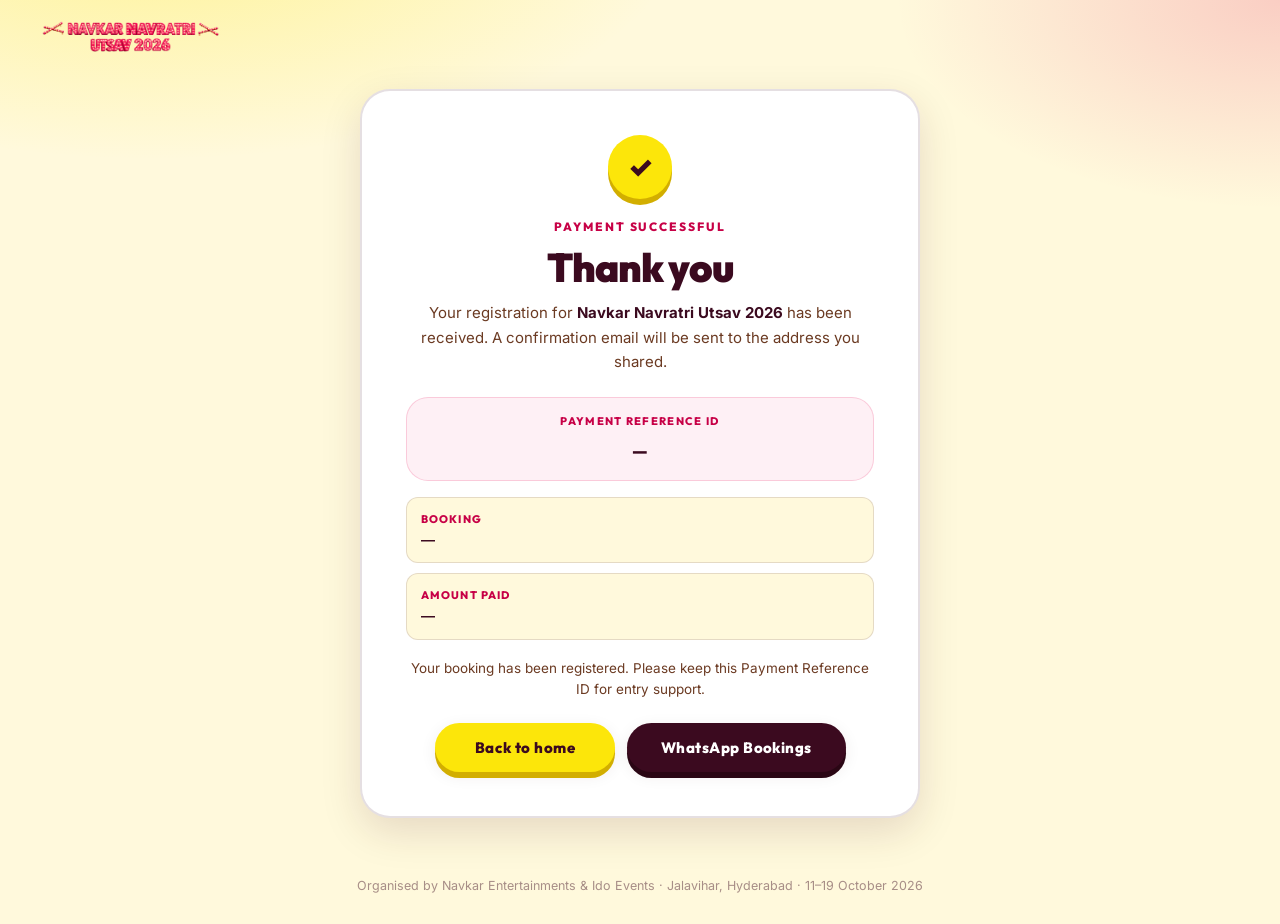
<file: thankyou.html>
<!DOCTYPE html>
<html lang="en">
<head>
<meta charset="utf-8">
<meta name="viewport" content="width=device-width, initial-scale=1, viewport-fit=cover">
<meta name="theme-color" content="#20123B">
<meta name="robots" content="noindex, nofollow">
<link rel="canonical" href="https://www.navkarnavratriutsav.com/thankyou.html">

<!-- Google Tag Manager -->
<script>(function(w,d,s,l,i){w[l]=w[l]||[];w[l].push({'gtm.start':
new Date().getTime(),event:'gtm.js'});var f=d.getElementsByTagName(s)[0],
j=d.createElement(s),dl=l!='dataLayer'?'&l='+l:'';j.async=true;j.src=
'https://www.googletagmanager.com/gtm.js?id='+i+dl;f.parentNode.insertBefore(j,f);
})(window,document,'script','dataLayer','GTM-MMZS3SVV');</script>
<!-- End Google Tag Manager -->

<!-- Meta Pixel Code -->
<script>
!function(f,b,e,v,n,t,s)
{if(f.fbq)return;n=f.fbq=function(){n.callMethod?
n.callMethod.apply(n,arguments):n.queue.push(arguments)};
if(!f._fbq)f._fbq=n;n.push=n;n.loaded=!0;n.version='2.0';
n.queue=[];t=b.createElement(e);t.async=!0;
t.src=v;s=b.getElementsByTagName(e)[0];
s.parentNode.insertBefore(t,s)}(window, document,'script',
'https://connect.facebook.net/en_US/fbevents.js');
fbq('init', '1065712732735753');
fbq('track', 'PageView');
</script>
<noscript><img height="1" width="1" style="display:none"
src="https://www.facebook.com/tr?id=1065712732735753&ev=PageView&noscript=1"
/></noscript>
<!-- End Meta Pixel Code -->

<link rel="icon" href="assets/img/logo-128.png" type="image/png" sizes="128x128">
<link rel="apple-touch-icon" href="assets/img/logo-320.png" sizes="320x320">

<title>Thank you · Navkar Navratri Utsav 2026</title>
<meta name="description" content="Your Navkar Navratri Utsav booking payment was received successfully.">

<link rel="preconnect" href="https://fonts.googleapis.com">
<link rel="preconnect" href="https://fonts.gstatic.com" crossorigin>
<link href="https://fonts.googleapis.com/css2?family=Outfit:wght@400;500;600;700;800;900&family=Inter:wght@400;500;600;700&display=swap" rel="stylesheet">

<link rel="stylesheet" href="css/base.css">
<link rel="stylesheet" href="css/thankyou.css">
</head>
<body class="thanks-page">
<!-- Google Tag Manager (noscript) -->
<noscript><iframe src="https://www.googletagmanager.com/ns.html?id=GTM-MMZS3SVV"
height="0" width="0" style="display:none;visibility:hidden"></iframe></noscript>
<!-- End Google Tag Manager (noscript) -->

<a class="skip" href="#thanks">Skip to content</a>

<header class="thanks-top">
  <a class="thanks-brand" href="index.html">
    <img src="assets/img/navkar-navratri-26-420.png"
         srcset="assets/img/navkar-navratri-26-420.png 420w, assets/img/navkar-navratri-26-640.png 640w"
         sizes="180px"
         width="180" height="34"
         alt="Navkar Navratri Utsav 2026">
  </a>
</header>

<main id="thanks" class="thanks-main">
  <div class="thanks-card" id="thanksCard">
    <div class="thanks-badge" aria-hidden="true">✓</div>
    <p class="thanks-kicker">Payment successful</p>
    <h1>Thank you<span id="thanksNameWrap" hidden>, <span id="thanksName"></span></span></h1>
    <p class="thanks-lede">
      Your registration for <strong>Navkar Navratri Utsav 2026</strong> has been received.
      A confirmation email will be sent to the address you shared.
    </p>

    <div class="thanks-id">
      <span class="k">Payment Reference ID</span>
      <strong id="thanksPayId">—</strong>
    </div>

    <dl class="thanks-meta" id="thanksMeta" hidden>
      <div>
        <dt>Booking</dt>
        <dd id="thanksPass">—</dd>
      </div>
      <div>
        <dt>Amount paid</dt>
        <dd id="thanksAmt">—</dd>
      </div>
    </dl>

    <p class="thanks-note" id="thanksSaveOk">
      Your booking has been registered. Please keep this Payment Reference ID for entry support.
    </p>
    <p class="thanks-note thanks-warn" id="thanksSaveErr" hidden>
      Payment succeeded, but we could not save your booking automatically.
      WhatsApp or call Bookings with your Payment Reference ID so we can confirm your entry.
    </p>

    <div class="thanks-actions">
      <a class="btn btn-yellow" href="index.html">Back to home</a>
      <a class="btn btn-ink" href="https://wa.me/918142111145?text=Hi!%20I%20just%20paid%20for%20Navkar%20Navratri%20Utsav%202026.%20Payment%20ID%3A%20"
         id="thanksWa"
         target="_blank" rel="noopener noreferrer">WhatsApp Bookings</a>
    </div>
  </div>
</main>

<footer class="thanks-foot">
  <p>Organised by Navkar Entertainments &amp; Ido Events · Jalavihar, Hyderabad · 11–19 October 2026</p>
</footer>

<script>
(function () {
  var data = null;
  try {
    data = JSON.parse(sessionStorage.getItem('navkar_thanks') || 'null');
  } catch (e) {
    data = null;
  }

  var params = new URLSearchParams(location.search);
  if (!data) {
    data = {
      paymentId: params.get('pid') || '',
      name: params.get('name') || '',
      amount: params.get('amount') || '',
      passType: params.get('pass') || '',
      saved: params.get('saved') !== '0'
    };
  }

  var payId = (data && data.paymentId) || '';
  var name = (data && data.name) || '';
  var amount = data && data.amount;
  var passType = (data && data.passType) || '';
  var saved = !(data && data.saved === false);

  var payEl = document.getElementById('thanksPayId');
  if (payEl) payEl.textContent = payId || '—';

  if (name) {
    var wrap = document.getElementById('thanksNameWrap');
    var nameEl = document.getElementById('thanksName');
    if (wrap && nameEl) {
      nameEl.textContent = name.split(' ')[0];
      wrap.hidden = false;
    }
  }

  var meta = document.getElementById('thanksMeta');
  var showMeta = false;
  if (passType) {
    var passEl = document.getElementById('thanksPass');
    if (passEl) passEl.textContent = passType;
    showMeta = true;
  }
  if (amount !== '' && amount != null) {
    var amtEl = document.getElementById('thanksAmt');
    if (amtEl) {
      var n = Number(amount);
      amtEl.textContent = isFinite(n)
        ? ('₹' + n.toLocaleString('en-IN'))
        : String(amount);
    }
    showMeta = true;
  }
  if (meta) meta.hidden = !showMeta;

  var ok = document.getElementById('thanksSaveOk');
  var err = document.getElementById('thanksSaveErr');
  if (!saved) {
    if (ok) ok.hidden = true;
    if (err) err.hidden = false;
  }

  var wa = document.getElementById('thanksWa');
  if (wa && payId) {
    wa.href = 'https://wa.me/918142111145?text=' +
      encodeURIComponent('Hi! I just paid for Navkar Navratri Utsav 2026. Payment ID: ' + payId);
  }

  try { sessionStorage.removeItem('navkar_thanks'); } catch (e) {}
})();
</script>
</body>
</html>
</file>
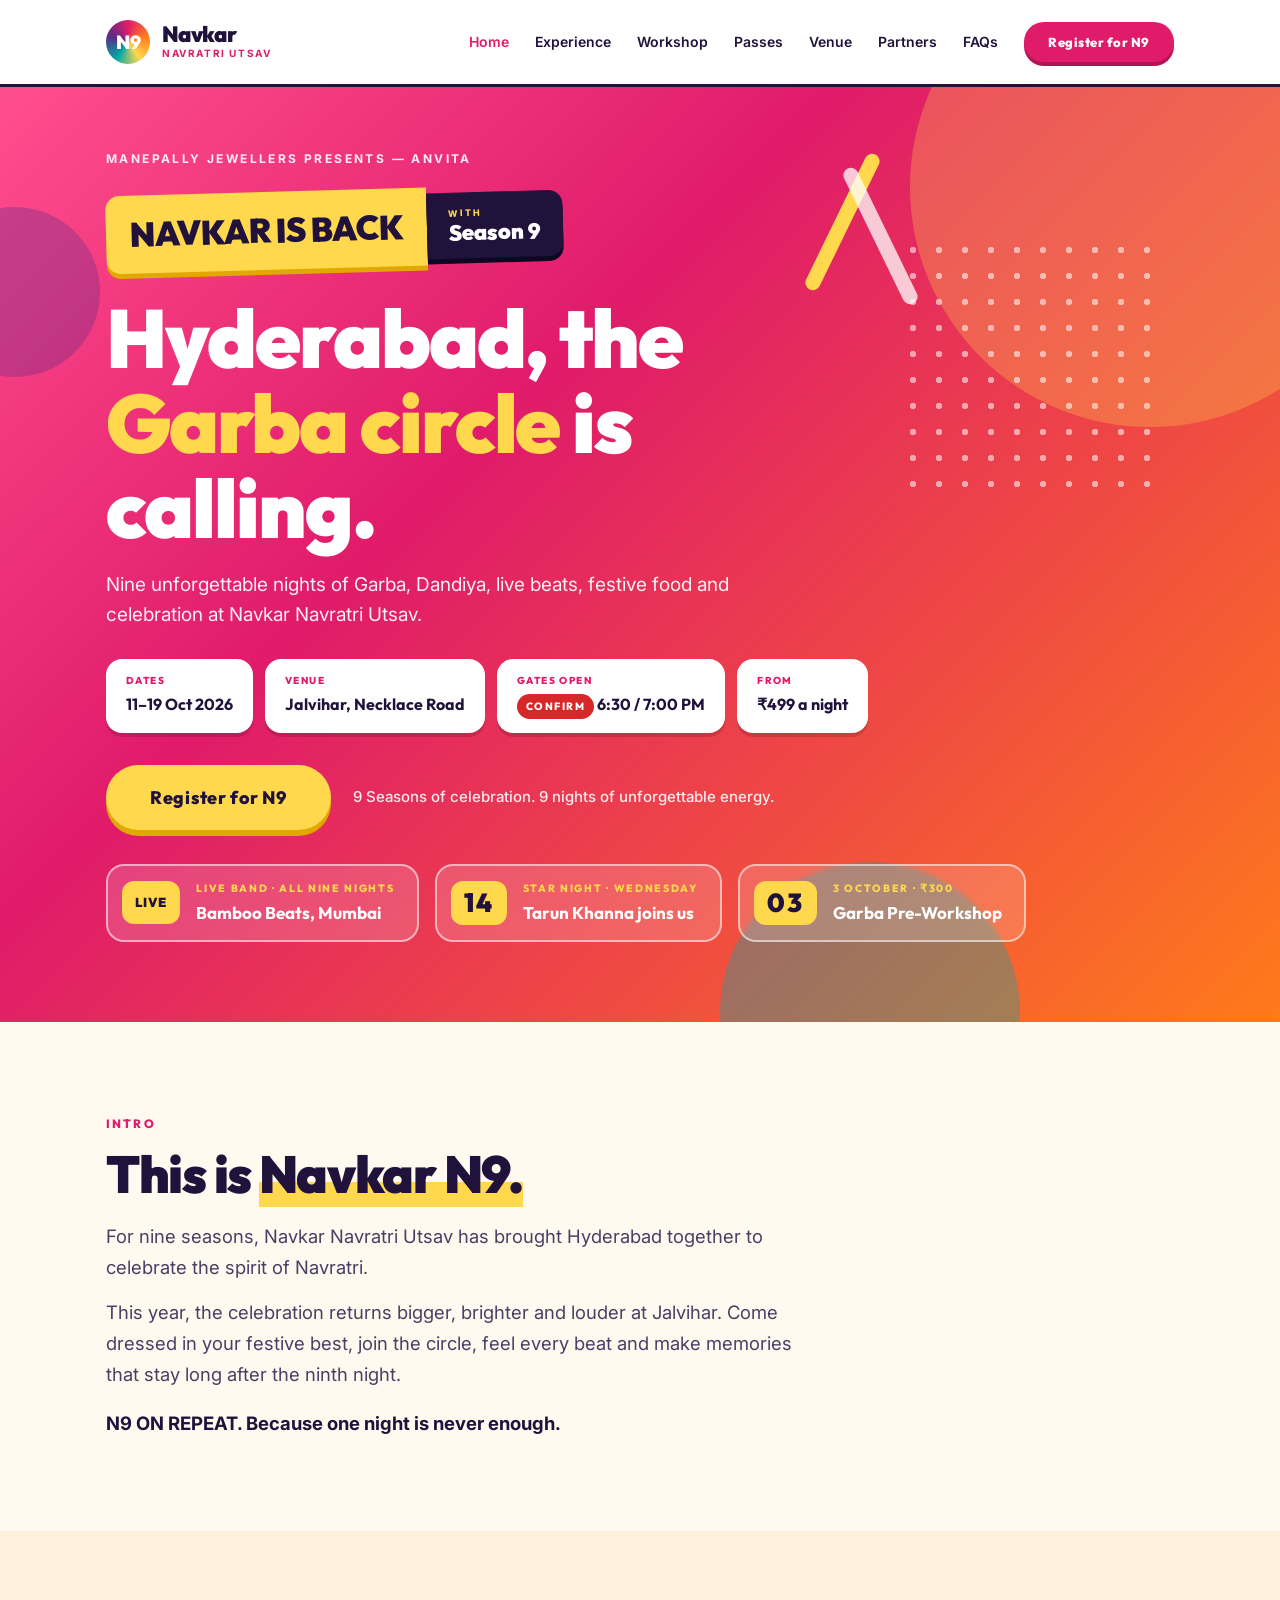
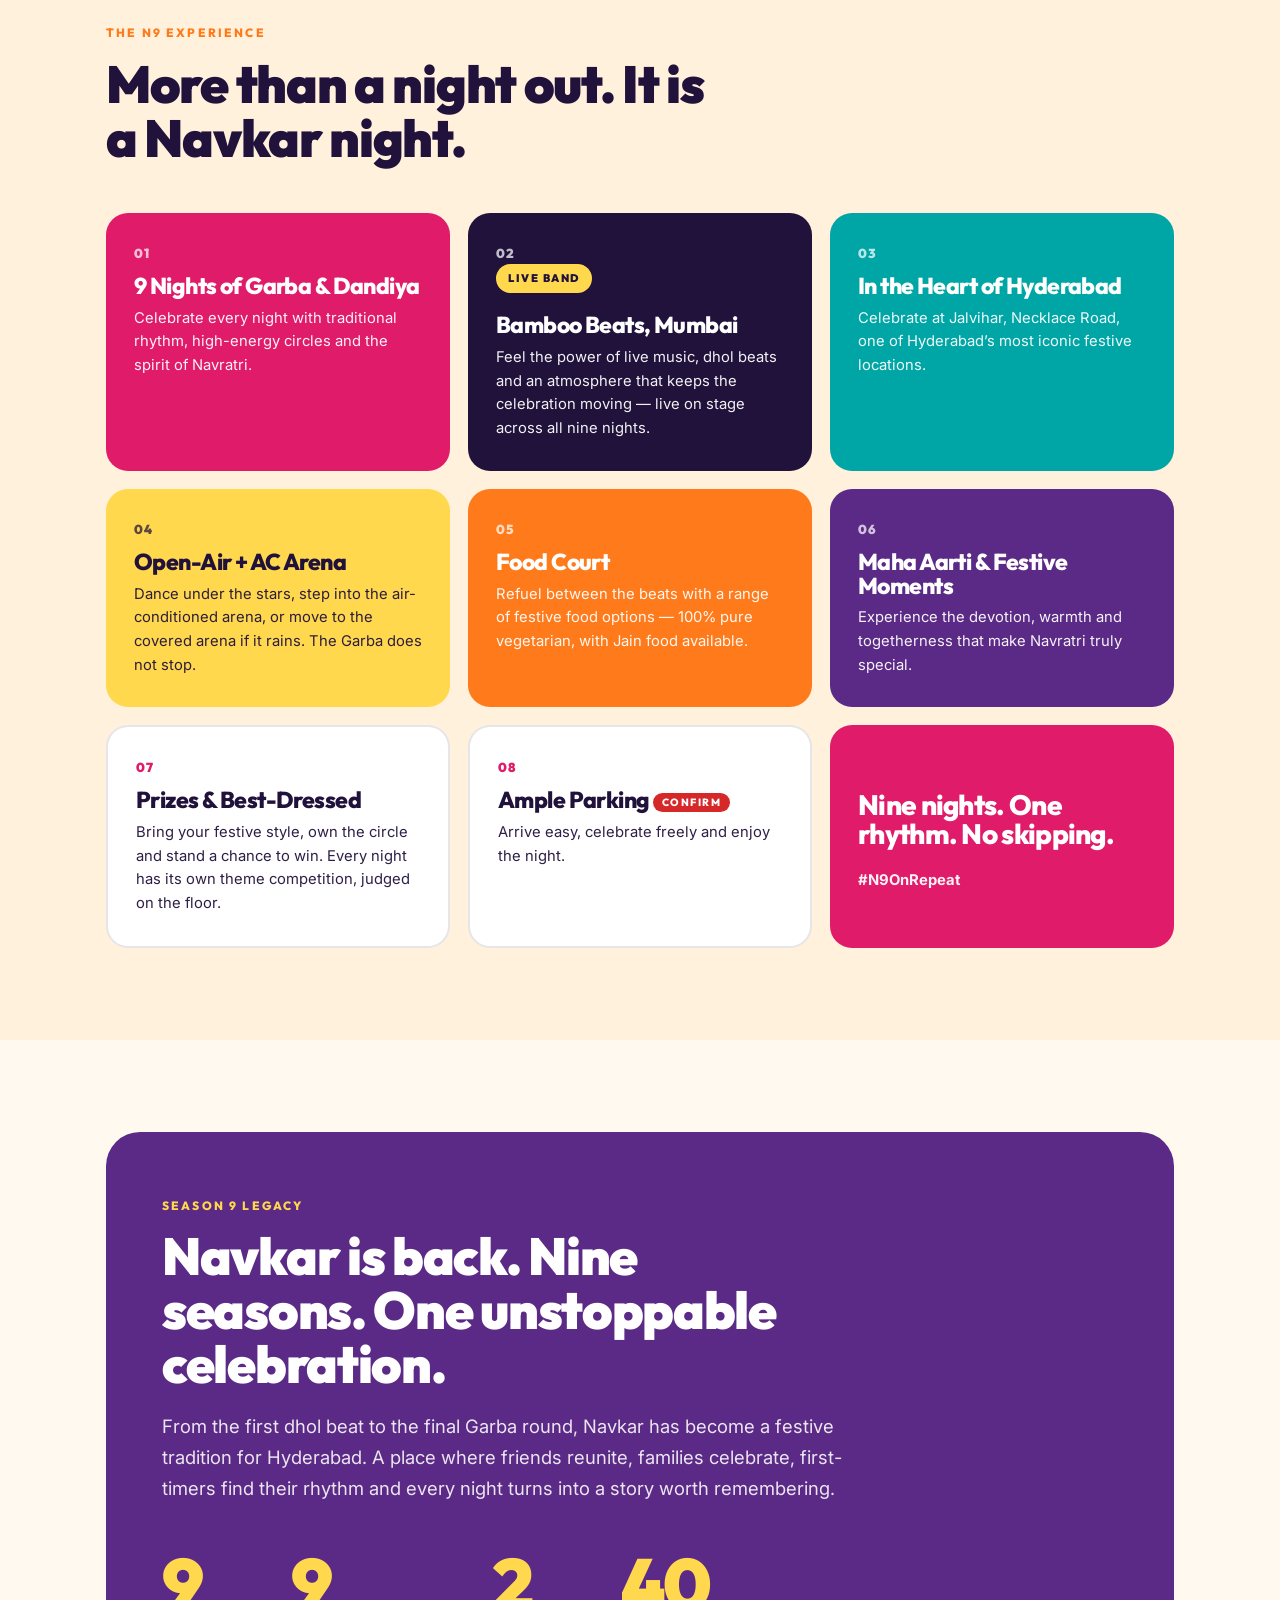
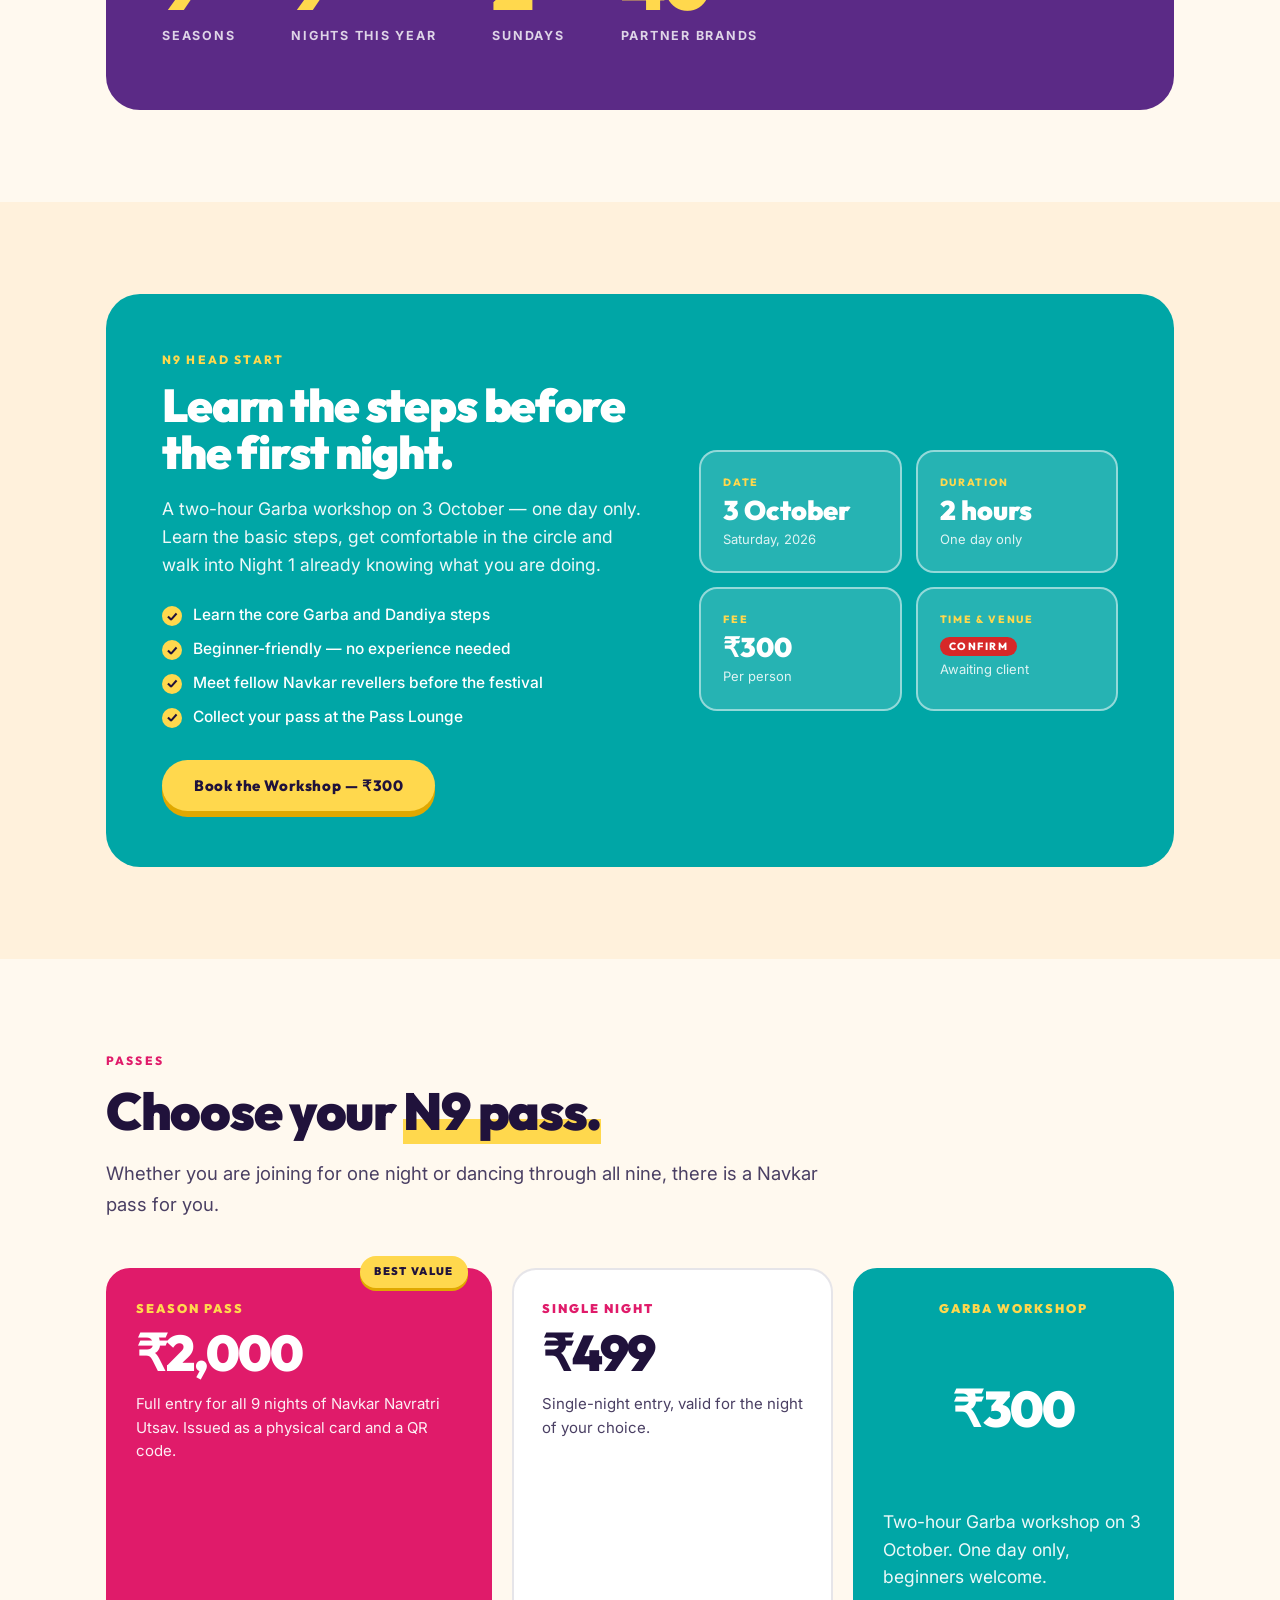
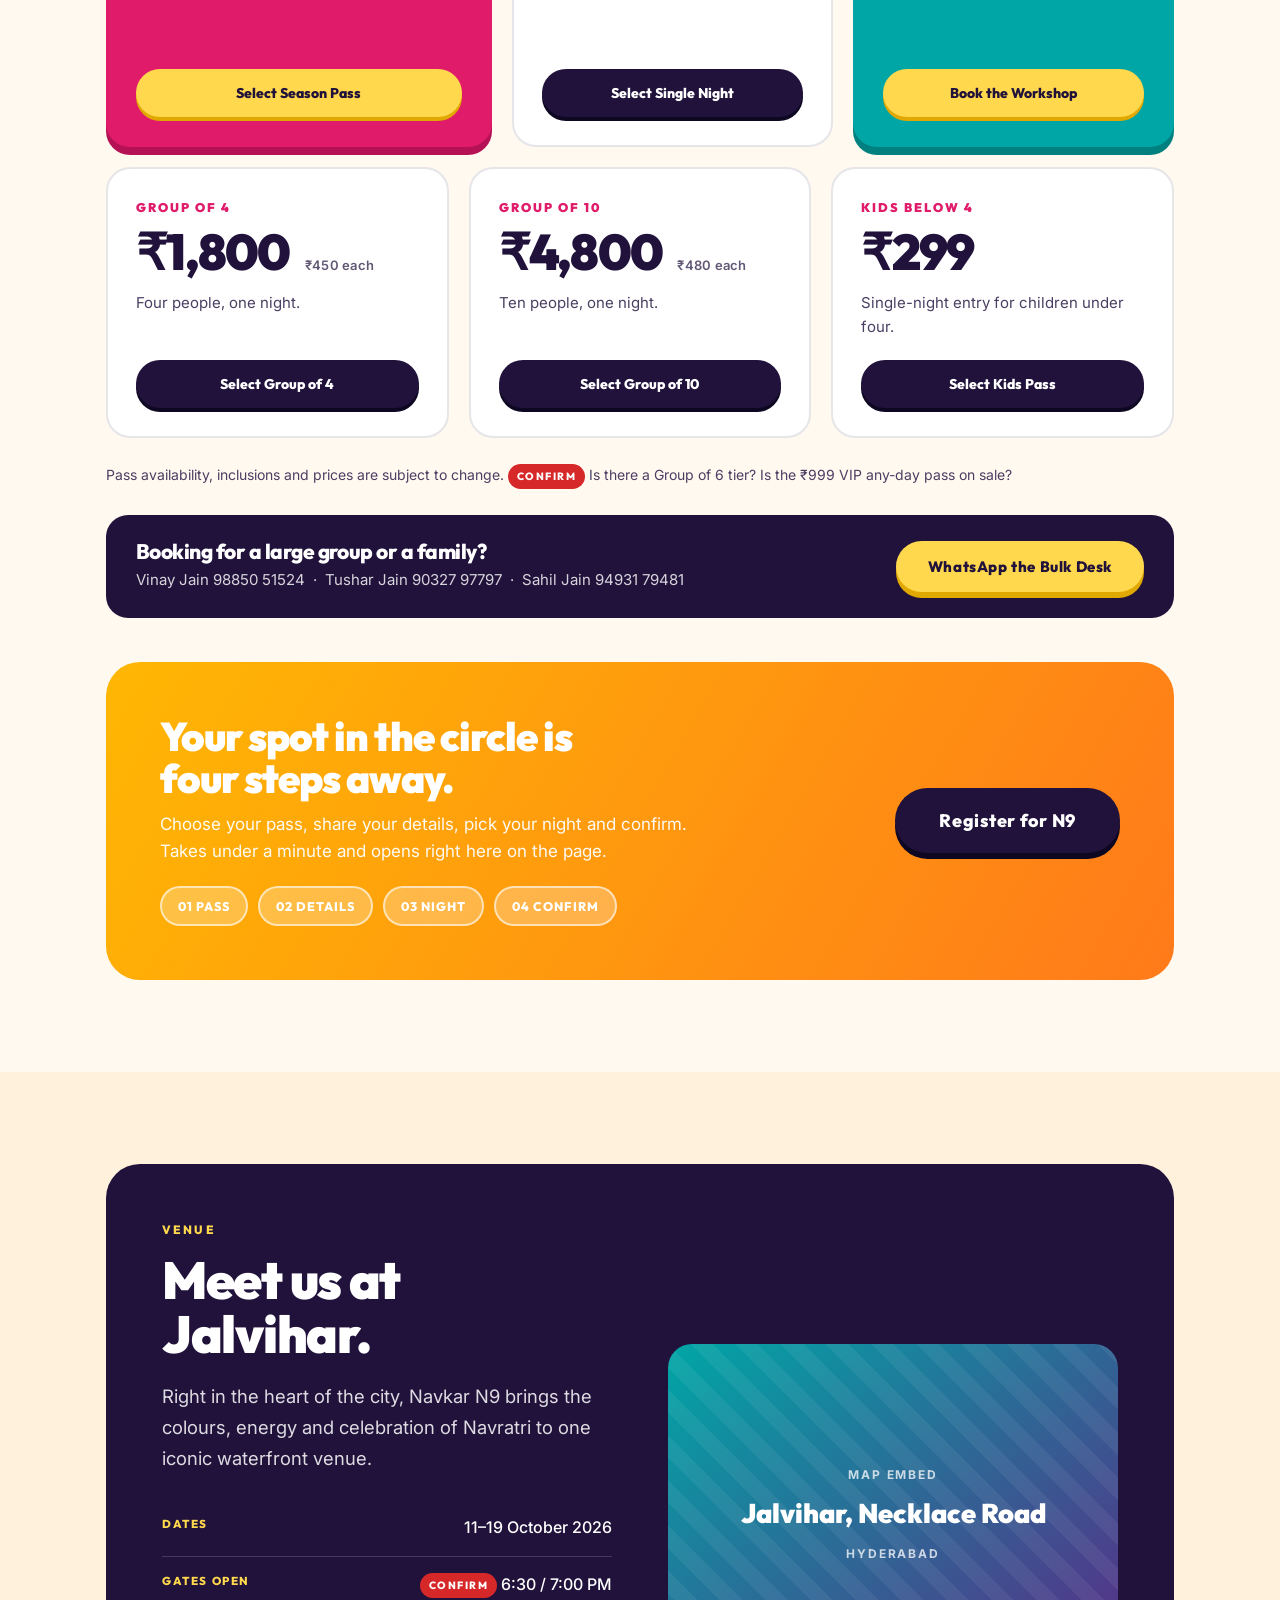
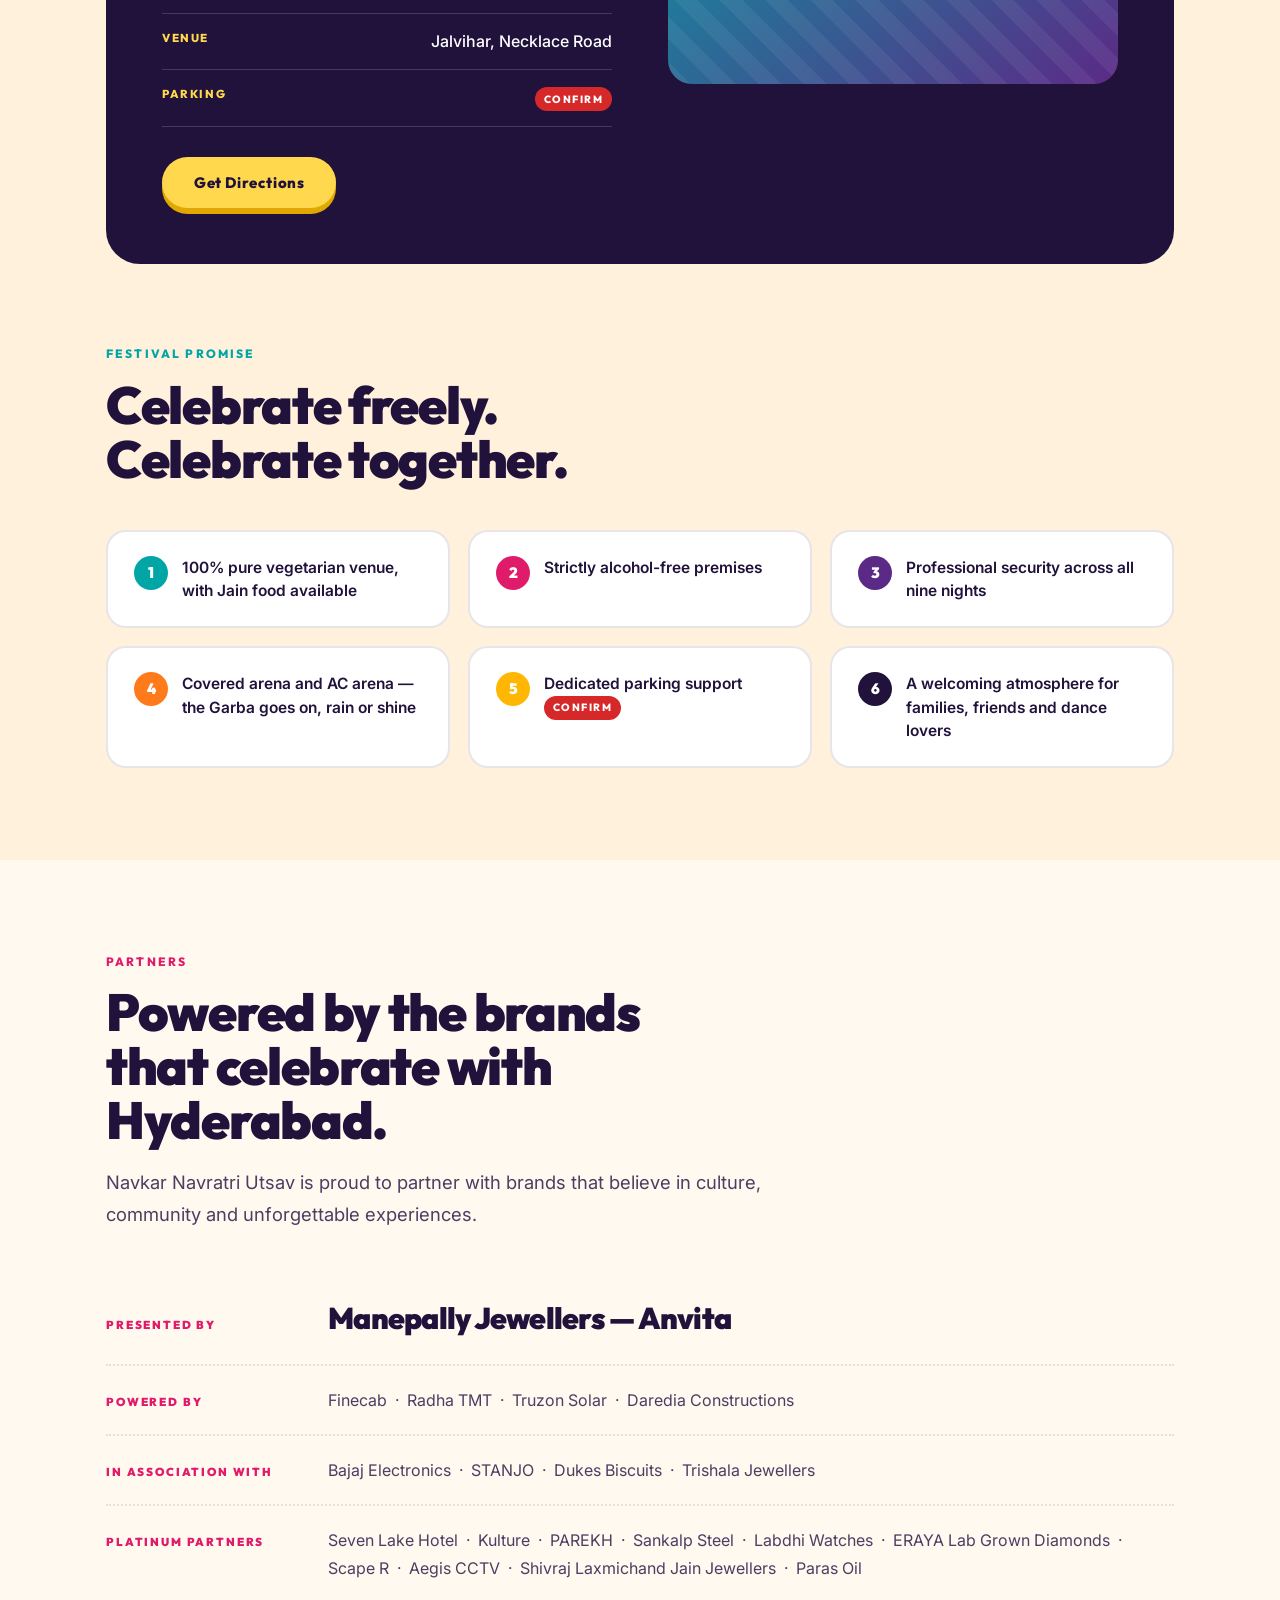
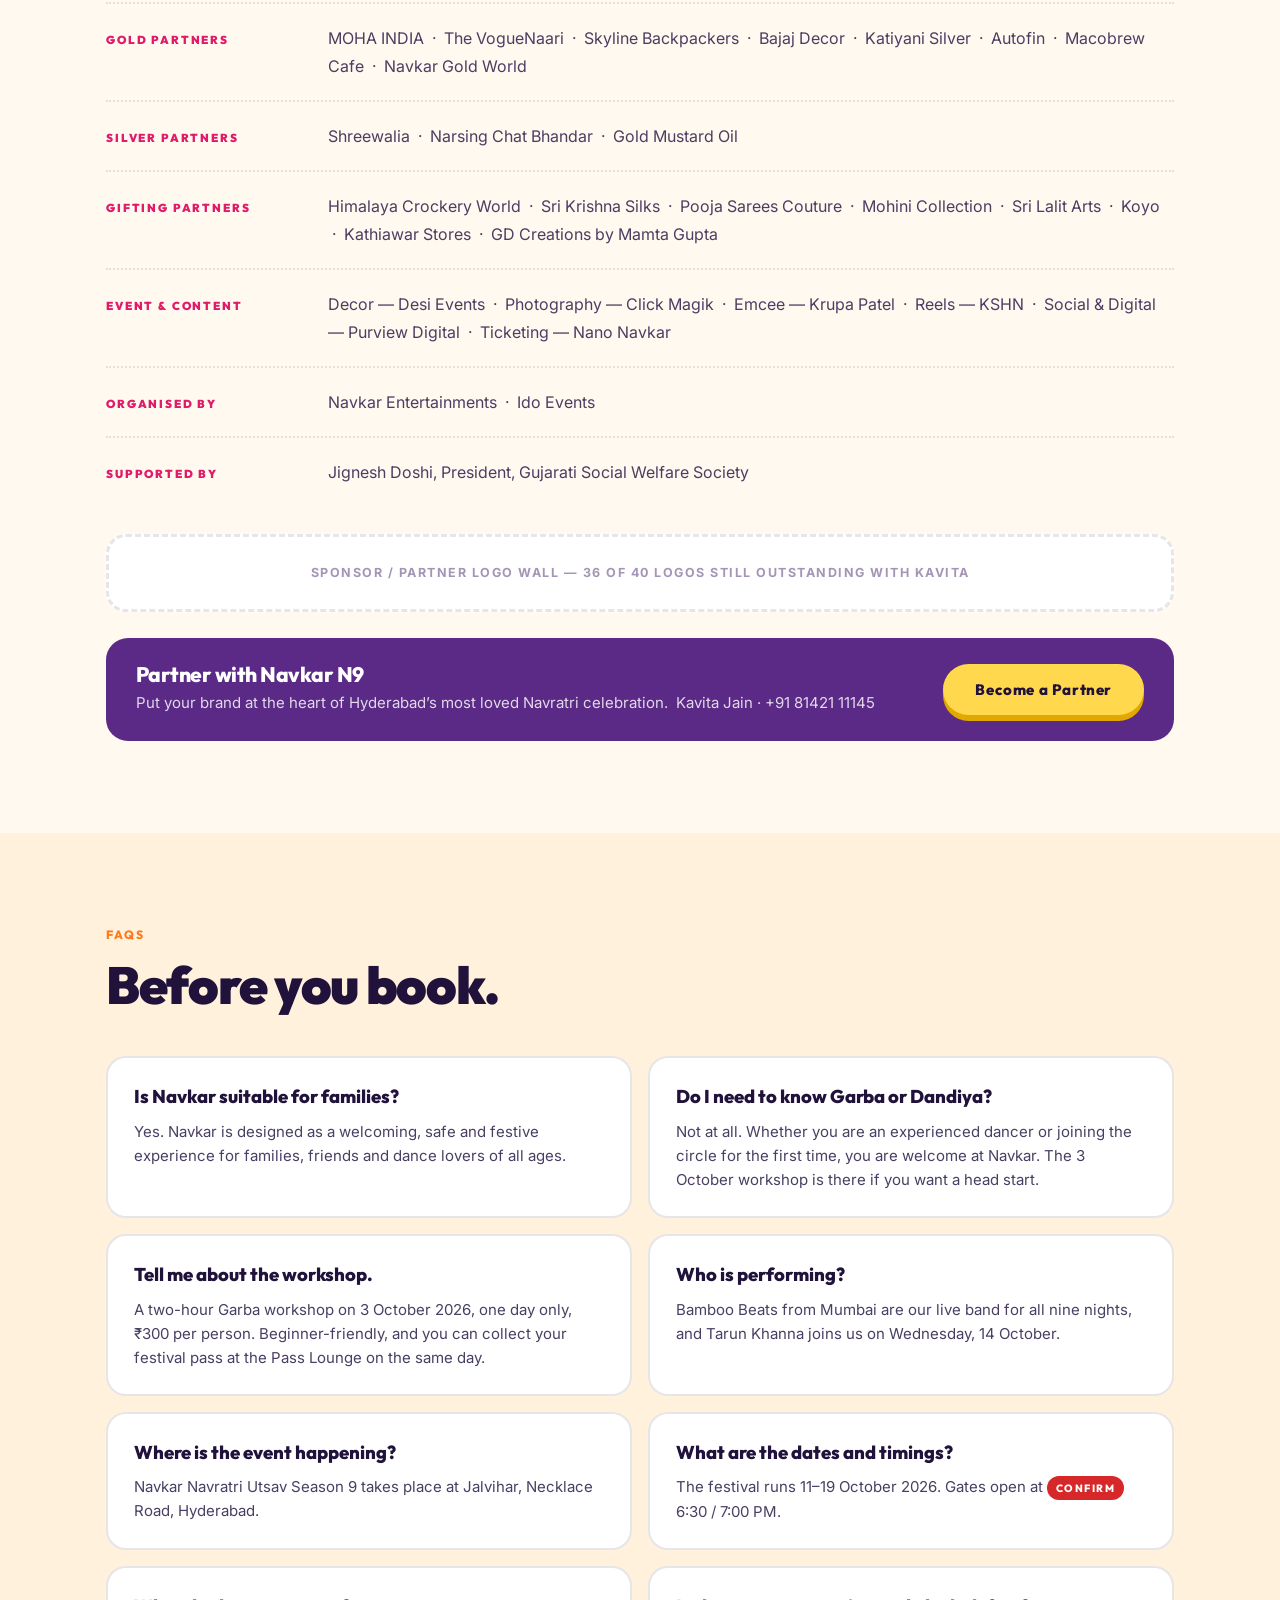
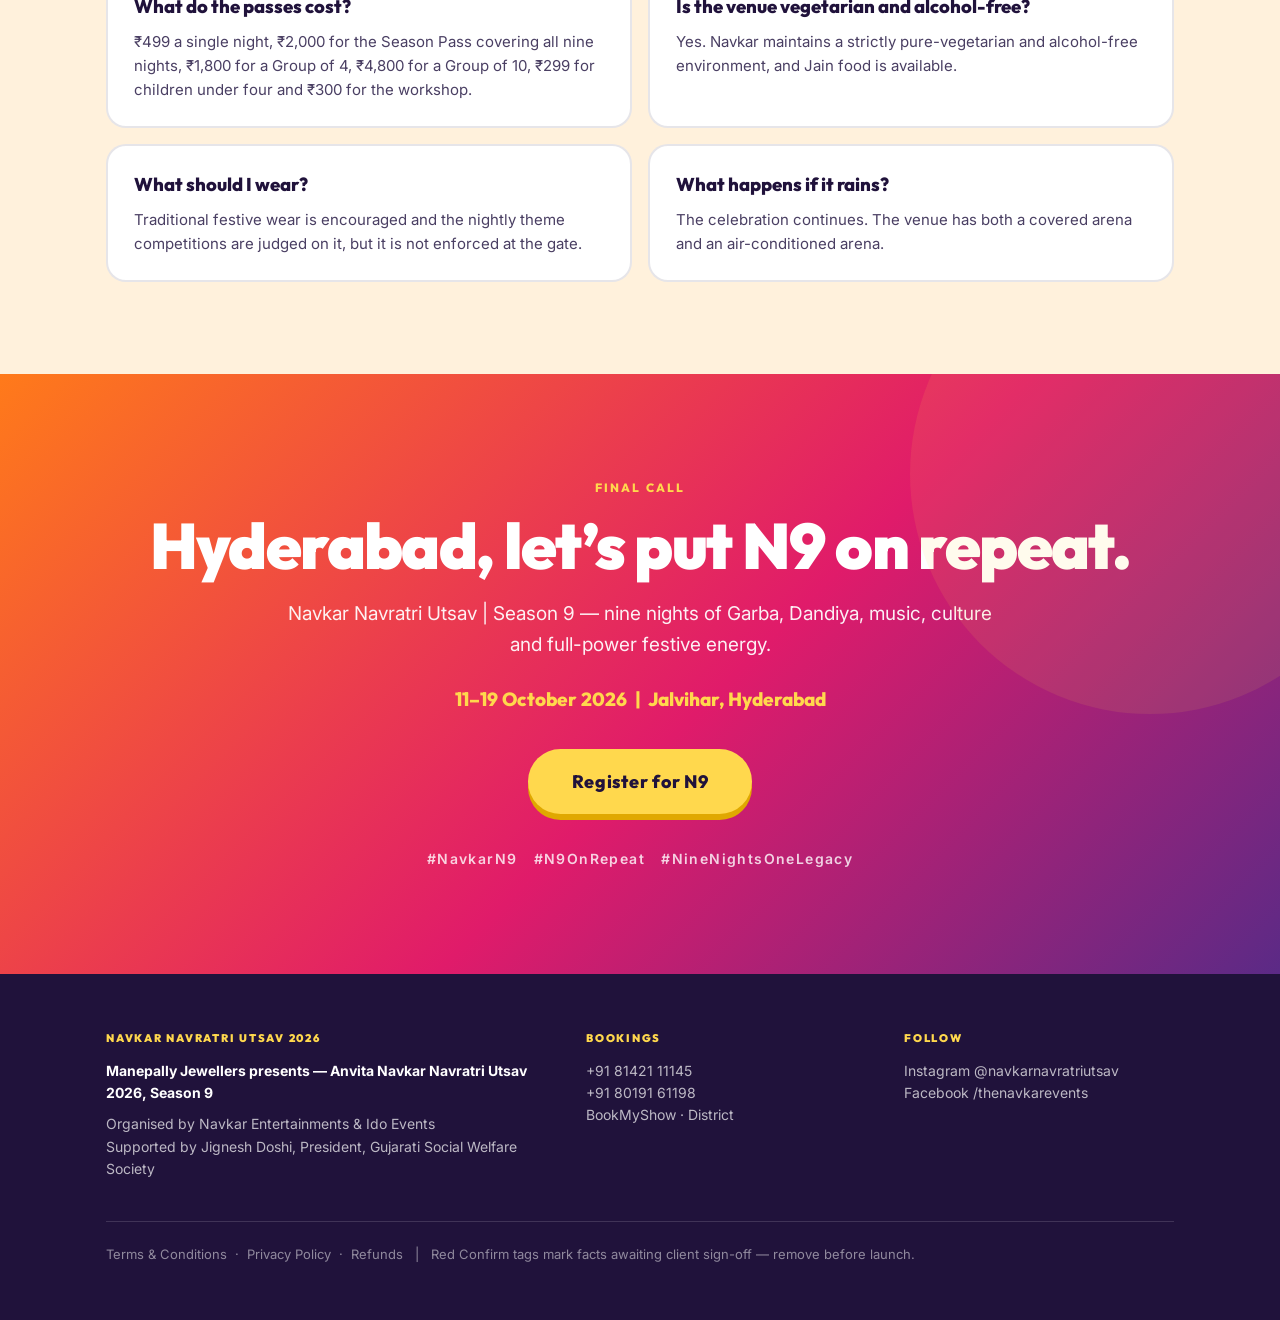
<file: assets/navkar-n9-landing-page (1).html>
<!DOCTYPE html>
<html lang="en">
<head>
<meta charset="utf-8">
<title>Navkar Navratri Utsav 2026 · Garba at Jalvihar, Hyderabad</title>
<link rel="preconnect" href="https://fonts.googleapis.com">
<link rel="preconnect" href="https://fonts.gstatic.com" crossorigin>
<link href="https://fonts.googleapis.com/css2?family=Outfit:wght@400;500;600;700;800;900&family=Inter:wght@300;400;500;600;700&display=swap" rel="stylesheet">
<style>
  :root{
    --ink:#20123B;
    --magenta:#E01B6A;
    --magenta-d:#B51255;
    --orange:#FF7A1A;
    --marigold:#FFB703;
    --yellow:#FFD84D;
    --teal:#00A6A6;
    --teal-d:#00807F;
    --purple:#5B2A86;
    --purple-d:#3E1A60;
    --cream:#FFF9EF;
    --cream-2:#FFF1DC;
    --line:rgba(32,18,59,.11);
    --body:#4A3F63;
    --confirm:#D62828;
  }
  *{box-sizing:border-box;margin:0;padding:0}
  body{font-family:'Inter',-apple-system,'Segoe UI',Helvetica,Arial,sans-serif;background:var(--cream);color:var(--ink);
       -webkit-font-smoothing:antialiased;line-height:1.6}
  body.locked{overflow:hidden}
  h1,h2,h3,h4,.display{font-family:'Outfit',Helvetica,Arial,sans-serif;font-weight:800;line-height:1.04;letter-spacing:-.025em}
  .wrap{max-width:1180px;margin:0 auto;padding:0 56px}
  .kicker{font-family:'Outfit',sans-serif;font-size:12px;font-weight:800;letter-spacing:.18em;text-transform:uppercase}
  .tag{display:inline-block;font-size:10.5px;font-weight:800;letter-spacing:.14em;text-transform:uppercase;
       color:#fff;background:var(--confirm);padding:4px 9px;border-radius:99px;vertical-align:middle;font-family:'Outfit',sans-serif}
  .btn{display:inline-block;font-family:'Outfit',sans-serif;font-weight:800;letter-spacing:.04em;font-size:15px;
       padding:16px 32px;border-radius:99px;background:var(--magenta);color:#fff;border:none;cursor:pointer;
       text-decoration:none;white-space:nowrap;box-shadow:0 6px 0 var(--magenta-d)}
  .btn-lg{font-size:18px;padding:21px 44px}
  .btn-sm{font-size:13px;padding:12px 24px;box-shadow:0 4px 0 var(--magenta-d)}
  .btn-yellow{background:var(--yellow);color:var(--ink);box-shadow:0 6px 0 #E0A800}
  .btn-ink{background:var(--ink);color:#fff;box-shadow:0 6px 0 #0E0722}
  .btn-teal{background:var(--teal);color:#fff;box-shadow:0 6px 0 var(--teal-d)}
  .btn-white{background:#fff;color:var(--magenta);box-shadow:0 6px 0 rgba(0,0,0,.18)}

  /* ---------- NAV ---------- */
  nav{background:#fff;border-bottom:3px solid var(--ink)}
  .nav-in{max-width:1180px;margin:0 auto;padding:0 56px;height:84px;display:flex;align-items:center;justify-content:space-between}
  .brand{display:flex;align-items:center;gap:12px}
  .blogo{width:44px;height:44px;border-radius:50%;background:conic-gradient(var(--magenta),var(--orange),var(--yellow),var(--teal),var(--purple),var(--magenta));
         display:flex;align-items:center;justify-content:center;color:#fff;font-family:'Outfit',sans-serif;font-weight:900;font-size:19px}
  .brand .n{font-family:'Outfit',sans-serif;font-size:22px;font-weight:900;letter-spacing:-.03em;line-height:1}
  .brand .s{font-size:10px;font-weight:700;letter-spacing:.16em;color:var(--magenta);text-transform:uppercase}
  .nav-links{display:flex;gap:26px;align-items:center}
  .nav-links a{color:var(--ink);text-decoration:none;font-size:14px;font-weight:600;cursor:pointer}
  .nav-links a.on{color:var(--magenta)}

  /* ---------- HERO ---------- */
  header{position:relative;overflow:hidden;color:#fff;
    background:linear-gradient(135deg,#FF4E8E 0%,#E01B6A 38%,#FF7A1A 100%)}
  .blob{position:absolute;border-radius:50%;pointer-events:none}
  .b1{width:480px;height:480px;right:-110px;top:-140px;background:rgba(255,216,77,.28)}
  .b2{width:300px;height:300px;right:260px;bottom:-140px;background:rgba(0,166,166,.34)}
  .b3{width:170px;height:170px;left:-70px;top:120px;background:rgba(91,42,134,.32)}
  .dots{position:absolute;right:120px;top:150px;width:260px;height:260px;pointer-events:none;
        background-image:radial-gradient(rgba(255,255,255,.55) 3px, transparent 3px);background-size:26px 26px}
  .stick{position:absolute;width:15px;border-radius:99px;pointer-events:none}
  .s1{height:150px;background:var(--yellow);right:430px;top:60px;transform:rotate(26deg)}
  .s2{height:150px;background:#fff;right:392px;top:74px;transform:rotate(-26deg);opacity:.75}
  .hero-in{position:relative;padding:62px 56px 80px;max-width:1180px;margin:0 auto}
  .presents{font-size:12px;font-weight:700;letter-spacing:.2em;text-transform:uppercase;color:rgba(255,255,255,.9)}

  .isback{margin-top:22px;display:inline-flex;align-items:center;gap:0;transform:rotate(-1.6deg)}
  .isback .a{background:var(--yellow);color:var(--ink);font-family:'Outfit',sans-serif;font-weight:900;font-size:34px;
             letter-spacing:-.03em;padding:12px 24px;border-radius:14px 0 0 14px;box-shadow:0 5px 0 #E0A800}
  .isback .b{background:var(--ink);color:#fff;padding:14px 22px;border-radius:0 14px 14px 0;box-shadow:0 5px 0 #0E0722}
  .isback .b .k{font-size:9px;letter-spacing:.2em;text-transform:uppercase;color:var(--yellow);font-weight:800}
  .isback .b .v{font-family:'Outfit',sans-serif;font-size:22px;font-weight:900;line-height:1.1}

  h1{font-size:82px;margin:26px 0 0;max-width:13ch;color:#fff;font-weight:900}
  h1 em{font-style:normal;color:var(--yellow)}
  .sub{margin-top:20px;font-size:19px;line-height:1.55;max-width:52ch;color:rgba(255,255,255,.93);font-weight:400}

  .chips{margin-top:30px;display:flex;gap:12px;flex-wrap:wrap;max-width:840px}
  .chip{background:#fff;color:var(--ink);border-radius:16px;padding:14px 20px;box-shadow:0 4px 0 rgba(0,0,0,.14)}
  .chip .k{font-size:10px;letter-spacing:.14em;text-transform:uppercase;color:var(--magenta);font-weight:800;font-family:'Outfit',sans-serif}
  .chip .v{font-size:16px;font-weight:700;margin-top:3px;font-family:'Outfit',sans-serif}

  .cta-row{margin-top:32px;display:flex;align-items:center;gap:22px;flex-wrap:wrap}
  .seasons-note{font-size:15px;color:rgba(255,255,255,.9);font-weight:500}

  .strips{margin-top:34px;display:flex;gap:16px;flex-wrap:wrap}
  .strip{display:flex;align-items:center;gap:16px;background:rgba(255,255,255,.16);border:2px solid rgba(255,255,255,.55);
         padding:14px 22px 14px 14px;border-radius:18px;backdrop-filter:blur(2px)}
  .strip .badge{background:var(--yellow);color:var(--ink);font-family:'Outfit',sans-serif;font-size:13px;font-weight:900;
                letter-spacing:.08em;text-transform:uppercase;padding:11px 13px;border-radius:12px;min-width:52px;text-align:center}
  .strip .badge.num{font-size:26px;line-height:1;padding:9px 13px}
  .strip .t{font-size:10.5px;letter-spacing:.16em;text-transform:uppercase;color:var(--yellow);font-weight:800;font-family:'Outfit',sans-serif}
  .strip .b{font-size:17px;font-weight:700;color:#fff;margin-top:2px;font-family:'Outfit',sans-serif}

  /* ---------- SECTIONS ---------- */
  section{padding:92px 0}
  h2{font-size:52px;margin-top:14px;max-width:18ch;font-weight:900}
  .lede{font-size:18.5px;line-height:1.68;color:var(--body);max-width:60ch;margin-top:20px}
  .lede strong{font-weight:700;color:var(--ink)}
  .alt{background:var(--cream-2)}
  .k-mag{color:var(--magenta)}.k-teal{color:var(--teal)}.k-org{color:var(--orange)}.k-yel{color:var(--yellow)}
  .underline{background:linear-gradient(transparent 62%, var(--yellow) 62%)}

  /* experience */
  .grid3{display:grid;grid-template-columns:repeat(3,1fr);gap:18px;margin-top:48px}
  .cell{border-radius:22px;padding:30px 28px;color:#fff;min-height:200px;display:flex;flex-direction:column}
  .cell .num{font-family:'Outfit',sans-serif;font-size:13px;font-weight:900;opacity:.72;letter-spacing:.1em}
  .cell h3{font-size:23px;margin:10px 0 9px;font-weight:800}
  .cell p{font-size:14.8px;line-height:1.6;opacity:.94}
  .c-mag{background:var(--magenta)}.c-org{background:var(--orange)}.c-teal{background:var(--teal)}
  .c-pur{background:var(--purple)}.c-ink{background:var(--ink)}
  .c-yel{background:var(--yellow);color:var(--ink)}
  .c-cream{background:#fff;color:var(--ink);border:2px solid var(--line)}
  .c-cream .num{color:var(--magenta);opacity:1}
  .pill{display:inline-block;background:var(--yellow);color:var(--ink);font-family:'Outfit',sans-serif;font-size:11px;
        font-weight:900;letter-spacing:.14em;text-transform:uppercase;padding:6px 12px;border-radius:99px;margin-bottom:10px;align-self:flex-start}
  .c-yel .pill{background:var(--ink);color:var(--yellow)}

  /* legacy */
  .legacy{background:var(--purple);color:#fff;border-radius:34px;padding:64px 56px;position:relative;overflow:hidden}
  .legacy h2{color:#fff}
  .legacy .lede{color:rgba(255,255,255,.88)}
  .stats{display:flex;gap:56px;margin-top:44px;flex-wrap:wrap}
  .stat .n{font-family:'Outfit',sans-serif;font-size:72px;font-weight:900;color:var(--yellow);line-height:1;letter-spacing:-.04em}
  .stat .l{font-size:12.5px;letter-spacing:.14em;text-transform:uppercase;color:rgba(255,255,255,.8);margin-top:6px;font-weight:700}

  /* workshop */
  .ws{background:var(--teal);color:#fff;border-radius:34px;padding:56px;display:grid;grid-template-columns:1.15fr 1fr;gap:56px;align-items:center;position:relative;overflow:hidden}
  .ws h2{color:#fff;font-size:46px;margin-top:12px}
  .ws p{font-size:17.5px;color:rgba(255,255,255,.93);margin-top:18px;max-width:46ch}
  .wsgrid{display:grid;grid-template-columns:1fr 1fr;gap:14px}
  .wsbox{background:rgba(255,255,255,.15);border:2px solid rgba(255,255,255,.5);border-radius:18px;padding:22px}
  .wsbox .k{font-size:10.5px;letter-spacing:.16em;text-transform:uppercase;color:var(--yellow);font-weight:800;font-family:'Outfit',sans-serif}
  .wsbox .v{font-family:'Outfit',sans-serif;font-size:27px;font-weight:900;margin-top:5px;line-height:1.1}
  .wsbox .s{font-size:13px;opacity:.85;margin-top:3px}
  .wslist{margin-top:24px;display:flex;flex-direction:column;gap:9px}
  .wslist div{display:flex;gap:11px;align-items:flex-start;font-size:15.5px;font-weight:500}
  .tick{width:20px;height:20px;border-radius:50%;background:var(--yellow);color:var(--ink);font-size:12px;font-weight:900;
        display:flex;align-items:center;justify-content:center;flex:none;margin-top:3px;font-family:'Outfit',sans-serif}

  /* passes */
  .passes{display:grid;grid-template-columns:1.2fr 1fr 1fr;gap:20px;margin-top:48px}
  .passes-b{display:grid;grid-template-columns:repeat(3,1fr);gap:20px;margin-top:20px}
  .pass{background:#fff;border:2px solid var(--line);border-radius:24px;padding:28px;display:flex;flex-direction:column;position:relative}
  .pass.feat{background:var(--magenta);border-color:var(--magenta);color:#fff;box-shadow:0 8px 0 var(--magenta-d)}
  .pass.ws{background:var(--teal);border-color:var(--teal);color:#fff;box-shadow:0 8px 0 var(--teal-d)}
  .ribbon{position:absolute;top:-14px;right:22px;background:var(--yellow);color:var(--ink);font-family:'Outfit',sans-serif;
          font-size:11px;font-weight:900;letter-spacing:.12em;text-transform:uppercase;padding:7px 14px;border-radius:99px;box-shadow:0 3px 0 #E0A800}
  .pname{font-family:'Outfit',sans-serif;font-size:12.5px;letter-spacing:.16em;text-transform:uppercase;font-weight:900;color:var(--magenta)}
  .pass.feat .pname,.pass.ws .pname{color:var(--yellow)}
  .price{font-family:'Outfit',sans-serif;font-size:50px;font-weight:900;margin-top:10px;line-height:1;letter-spacing:-.035em}
  .price span{font-size:13px;font-family:'Inter',sans-serif;font-weight:600;letter-spacing:.02em;opacity:.7;margin-left:8px}
  .pdesc{font-size:15px;margin-top:14px;flex:1;line-height:1.58;color:var(--body)}
  .pass.feat .pdesc,.pass.ws .pdesc{color:rgba(255,255,255,.93)}
  .pbtn{margin-top:22px;width:100%;font-family:'Outfit',sans-serif;font-size:14px;font-weight:800;padding:15px;
        border-radius:99px;border:none;cursor:pointer;background:var(--ink);color:#fff;box-shadow:0 4px 0 #0E0722}
  .pass.feat .pbtn,.pass.ws .pbtn{background:var(--yellow);color:var(--ink);box-shadow:0 4px 0 #E0A800}
  .pnote{margin-top:26px;font-size:14px;color:var(--body)}
  .bulk{margin-top:26px;background:var(--ink);color:#fff;border-radius:22px;padding:26px 30px;
        display:flex;justify-content:space-between;align-items:center;gap:32px;flex-wrap:wrap}
  .bulk h4{font-size:21px;font-weight:800}
  .bulk p{font-size:15px;color:rgba(255,255,255,.82);margin-top:5px}

  /* register band */
  .regband{background:linear-gradient(120deg,var(--marigold),var(--orange));border-radius:34px;padding:54px;
           display:flex;align-items:center;justify-content:space-between;gap:48px;color:#fff;flex-wrap:wrap;margin-top:44px}
  .regband h3{font-size:40px;color:#fff;font-weight:900;max-width:16ch}
  .regband p{margin-top:12px;font-size:17px;color:rgba(255,255,255,.95);max-width:48ch}
  .steps{margin-top:20px;display:flex;gap:10px;flex-wrap:wrap}
  .steps span{background:rgba(255,255,255,.25);border:2px solid rgba(255,255,255,.6);border-radius:99px;padding:8px 16px;
              font-family:'Outfit',sans-serif;font-size:12.5px;font-weight:800;letter-spacing:.08em;text-transform:uppercase}

  /* venue */
  .venue{background:var(--ink);color:#fff;border-radius:34px;padding:56px;display:grid;grid-template-columns:1fr 1fr;gap:56px;align-items:center}
  .venue h2{color:#fff}.venue .lede{color:rgba(255,255,255,.85)}
  .vrow{display:flex;justify-content:space-between;padding:15px 0;border-bottom:1px solid rgba(255,255,255,.16);font-size:16px;font-weight:500}
  .vrow .k{color:var(--yellow);font-weight:800;font-size:11.5px;letter-spacing:.14em;text-transform:uppercase;font-family:'Outfit',sans-serif}
  .maprect{height:340px;border-radius:24px;display:flex;align-items:center;justify-content:center;flex-direction:column;gap:8px;
      background:repeating-linear-gradient(45deg, rgba(255,255,255,.06) 0 16px, transparent 16px 32px), linear-gradient(140deg,var(--teal),var(--purple))}
  .maprect .p{font-family:'Outfit',sans-serif;font-size:27px;font-weight:900;color:#fff}
  .maprect .q{font-size:12px;letter-spacing:.16em;text-transform:uppercase;color:rgba(255,255,255,.75);font-weight:700}

  .promise{display:grid;grid-template-columns:repeat(3,1fr);gap:18px;margin-top:44px}
  .pr{background:#fff;border:2px solid var(--line);border-radius:20px;padding:24px 26px;display:flex;gap:14px;align-items:flex-start}
  .prd{width:34px;height:34px;border-radius:50%;flex:none;display:flex;align-items:center;justify-content:center;
       font-size:15px;font-weight:900;color:#fff;font-family:'Outfit',sans-serif}
  .pr p{font-size:15.5px;font-weight:600;line-height:1.5}

  /* partners */
  .ptier{padding:20px 0;border-bottom:2px dotted var(--line);display:grid;grid-template-columns:190px 1fr;gap:32px;align-items:baseline}
  .ptier:last-child{border-bottom:none}
  .ptier .t{font-family:'Outfit',sans-serif;font-size:11.5px;letter-spacing:.16em;text-transform:uppercase;font-weight:900;color:var(--magenta)}
  .ptier .names{font-size:16px;line-height:1.75;color:var(--body)}
  .ptier.title .names{font-family:'Outfit',sans-serif;font-size:30px;font-weight:900;color:var(--ink);letter-spacing:-.025em}
  .logostrip{margin-top:28px;border:3px dashed var(--line);border-radius:20px;padding:26px;text-align:center;font-size:12.5px;
             letter-spacing:.12em;text-transform:uppercase;color:#A395B5;background:#fff;font-weight:700}

  /* faq */
  .faq{margin-top:44px;display:grid;grid-template-columns:1fr 1fr;gap:16px}
  .qa{background:#fff;border:2px solid var(--line);border-radius:20px;padding:24px 26px}
  .qa .q{font-family:'Outfit',sans-serif;font-size:18.5px;font-weight:800}
  .qa .a{font-size:15px;color:var(--body);margin-top:8px;line-height:1.6}

  /* final */
  .final{text-align:center;padding:104px 0;color:#fff;position:relative;overflow:hidden;
         background:linear-gradient(135deg,#FF7A1A,#E01B6A 55%,#5B2A86)}
  .final h2{font-size:64px;max-width:none;margin:16px auto 0;color:#fff}
  .final .l2{font-size:19px;color:rgba(255,255,255,.93);margin-top:20px;max-width:60ch;margin-left:auto;margin-right:auto}
  .final .dt{margin-top:24px;font-family:'Outfit',sans-serif;font-size:19px;font-weight:800;color:var(--yellow)}
  .hash{margin-top:34px;font-size:14px;letter-spacing:.1em;color:rgba(255,255,255,.8);font-weight:600}

  footer{background:var(--ink);color:rgba(255,255,255,.7);padding:56px 0;font-size:14px}
  .fgrid{display:grid;grid-template-columns:1.6fr 1fr 1fr;gap:48px}
  footer strong{color:#fff;font-weight:700;display:block;margin-bottom:9px}
  footer .fh{font-family:'Outfit',sans-serif;font-size:11px;letter-spacing:.16em;text-transform:uppercase;color:var(--yellow);font-weight:900;margin-bottom:12px}
  .fline{margin-top:40px;padding-top:22px;border-top:1px solid rgba(255,255,255,.14);font-size:13px;color:rgba(255,255,255,.5)}

  /* ---------- MODAL ---------- */
  .overlay{position:fixed;inset:0;background:rgba(32,18,59,.72);backdrop-filter:blur(4px);z-index:90;
           display:none;align-items:flex-start;justify-content:center;padding:44px 20px;overflow-y:auto}
  .overlay.open{display:flex}
  .modal{background:var(--cream);width:100%;max-width:680px;border-radius:28px;overflow:hidden;position:relative;
         box-shadow:0 30px 80px rgba(0,0,0,.4)}
  .mhead{background:linear-gradient(120deg,#FF4E8E,#E01B6A 60%,#FF7A1A);color:#fff;padding:32px 38px 28px;position:relative}
  .mhead .k{font-family:'Outfit',sans-serif;font-size:10.5px;letter-spacing:.2em;text-transform:uppercase;color:var(--yellow);font-weight:900}
  .mhead h3{font-size:36px;margin-top:8px;font-weight:900}
  .mhead p{font-size:15px;color:rgba(255,255,255,.93);margin-top:7px}
  .mclose{position:absolute;top:24px;right:26px;width:38px;height:38px;border-radius:50%;border:2px solid rgba(255,255,255,.6);
          background:transparent;color:#fff;font-size:20px;line-height:1;cursor:pointer;font-weight:700}
  .mbody{padding:28px 38px 34px}
  .mstep{padding-bottom:22px;margin-bottom:22px;border-bottom:2px dotted var(--line)}
  .mstep:last-of-type{border-bottom:none;margin-bottom:0;padding-bottom:4px}
  .mlab{font-family:'Outfit',sans-serif;font-size:10.5px;letter-spacing:.16em;text-transform:uppercase;font-weight:900;color:var(--magenta)}
  .mstep h4{font-size:21px;font-weight:800;margin-top:5px}
  .opts{display:flex;gap:9px;flex-wrap:wrap;margin-top:14px}
  .opt{border:2px solid var(--line);padding:10px 17px;border-radius:99px;font-size:14px;font-weight:600;background:#fff;cursor:pointer}
  .opt.sel{border-color:var(--magenta);background:var(--magenta);color:#fff;font-weight:700}
  .opt.sm{padding:9px 15px;font-size:13.5px}
  .qty{display:inline-flex;align-items:center;border:2px solid var(--line);background:#fff;border-radius:99px;margin-top:14px;overflow:hidden}
  .qty span{padding:10px 18px;font-size:17px;font-weight:700;cursor:pointer}
  .qty b{padding:10px 20px;border-left:2px solid var(--line);border-right:2px solid var(--line);font-size:16px}
  .fields{display:grid;grid-template-columns:1fr 1fr;gap:11px;margin-top:14px}
  .fld{border:2px solid var(--line);background:#fff;padding:14px 16px;font-size:14.5px;color:#9C91AC;border-radius:14px}
  .fld.full{grid-column:1 / -1}
  .msum{background:#fff;border:2px solid var(--line);border-radius:20px;padding:22px;margin-top:16px;
        display:grid;grid-template-columns:1fr 1fr;gap:16px 20px}
  .msum .k{font-family:'Outfit',sans-serif;font-size:10px;letter-spacing:.14em;text-transform:uppercase;color:var(--magenta);font-weight:900}
  .msum .v{font-family:'Outfit',sans-serif;font-size:17px;font-weight:800;margin-top:3px}
  .msum .tot .v{font-size:32px;font-weight:900;letter-spacing:-.03em}
  .mcta{width:100%;margin-top:20px}
  .mfine{font-size:13px;color:var(--body);margin-top:16px;text-align:center;line-height:1.55}
</style>
</head>
<body>

<nav>
  <div class="nav-in">
    <div class="brand"><div class="blogo">N9</div>
      <div><div class="n">Navkar</div><div class="s">Navratri Utsav</div></div></div>
    <div class="nav-links">
      <a class="on">Home</a><a>Experience</a><a>Workshop</a><a>Passes</a><a>Venue</a><a>Partners</a><a>FAQs</a>
      <button class="btn btn-sm" data-cta>Register for N9</button>
    </div>
  </div>
</nav>

<header>
  <div class="blob b1"></div><div class="blob b2"></div><div class="blob b3"></div>
  <div class="dots"></div><div class="stick s1"></div><div class="stick s2"></div>
  <div class="hero-in">
    <div class="presents">Manepally Jewellers presents &mdash; Anvita</div>

    <div class="isback">
      <div class="a">NAVKAR IS BACK</div>
      <div class="b"><div class="k">With</div><div class="v">Season 9</div></div>
    </div>

    <h1>Hyderabad, the <em>Garba circle</em> is calling.</h1>
    <p class="sub">Nine unforgettable nights of Garba, Dandiya, live beats, festive food and celebration at Navkar Navratri Utsav.</p>

    <div class="chips">
      <div class="chip"><div class="k">Dates</div><div class="v">11&ndash;19 Oct 2026</div></div>
      <div class="chip"><div class="k">Venue</div><div class="v">Jalvihar, Necklace Road</div></div>
      <div class="chip"><div class="k">Gates open</div><div class="v"><span class="tag">Confirm</span> 6:30 / 7:00 PM</div></div>
      <div class="chip"><div class="k">From</div><div class="v">&#8377;499 a night</div></div>
    </div>

    <div class="cta-row">
      <button class="btn btn-lg btn-yellow" data-cta>Register for N9</button>
      <div class="seasons-note">9 Seasons of celebration. 9 nights of unforgettable energy.</div>
    </div>

    <div class="strips">
      <div class="strip">
        <div class="badge">Live</div>
        <div><div class="t">Live Band &middot; All Nine Nights</div>
        <div class="b">Bamboo Beats, Mumbai</div></div>
      </div>
      <div class="strip">
        <div class="badge num">14</div>
        <div><div class="t">Star Night &middot; Wednesday</div>
        <div class="b">Tarun Khanna joins us</div></div>
      </div>
      <div class="strip">
        <div class="badge num">03</div>
        <div><div class="t">3 October &middot; &#8377;300</div>
        <div class="b">Garba Pre-Workshop</div></div>
      </div>
    </div>
  </div>
</header>

<section>
  <div class="wrap">
    <div class="kicker k-mag">Intro</div>
    <h2>This is <span class="underline">Navkar N9.</span></h2>
    <p class="lede">For nine seasons, Navkar Navratri Utsav has brought Hyderabad together to celebrate the spirit of Navratri.</p>
    <p class="lede" style="margin-top:14px">This year, the celebration returns bigger, brighter and louder at Jalvihar. Come dressed in your festive best, join the circle, feel every beat and make memories that stay long after the ninth night.</p>
    <p class="lede" style="margin-top:18px"><strong>N9 ON REPEAT. Because one night is never enough.</strong></p>
  </div>
</section>

<section class="alt">
  <div class="wrap">
    <div class="kicker k-org">The N9 Experience</div>
    <h2>More than a night out. It is a Navkar night.</h2>
    <div class="grid3">
      <div class="cell c-mag"><div class="num">01</div><h3>9 Nights of Garba &amp; Dandiya</h3><p>Celebrate every night with traditional rhythm, high-energy circles and the spirit of Navratri.</p></div>
      <div class="cell c-ink"><div class="num">02</div><span class="pill">Live Band</span><h3>Bamboo Beats, Mumbai</h3><p>Feel the power of live music, dhol beats and an atmosphere that keeps the celebration moving &mdash; live on stage across all nine nights.</p></div>
      <div class="cell c-teal"><div class="num">03</div><h3>In the Heart of Hyderabad</h3><p>Celebrate at Jalvihar, Necklace Road, one of Hyderabad&rsquo;s most iconic festive locations.</p></div>
      <div class="cell c-yel"><div class="num">04</div><h3>Open-Air + AC Arena</h3><p>Dance under the stars, step into the air-conditioned arena, or move to the covered arena if it rains. The Garba does not stop.</p></div>
      <div class="cell c-org"><div class="num">05</div><h3>Food Court</h3><p>Refuel between the beats with a range of festive food options &mdash; 100% pure vegetarian, with Jain food available.</p></div>
      <div class="cell c-pur"><div class="num">06</div><h3>Maha Aarti &amp; Festive Moments</h3><p>Experience the devotion, warmth and togetherness that make Navratri truly special.</p></div>
      <div class="cell c-cream"><div class="num">07</div><h3>Prizes &amp; Best-Dressed</h3><p>Bring your festive style, own the circle and stand a chance to win. Every night has its own theme competition, judged on the floor.</p></div>
      <div class="cell c-cream"><div class="num">08</div><h3>Ample Parking <span class="tag">Confirm</span></h3><p>Arrive easy, celebrate freely and enjoy the night.</p></div>
      <div class="cell c-mag" style="justify-content:center"><h3 style="font-size:28px">Nine nights. One rhythm. No skipping.</h3><p style="margin-top:12px;font-weight:700">#N9OnRepeat</p></div>
    </div>
  </div>
</section>

<section>
  <div class="wrap">
    <div class="legacy">
      <div class="kicker" style="color:var(--yellow)">Season 9 Legacy</div>
      <h2>Navkar is back. Nine seasons. One unstoppable celebration.</h2>
      <p class="lede">From the first dhol beat to the final Garba round, Navkar has become a festive tradition for Hyderabad. A place where friends reunite, families celebrate, first-timers find their rhythm and every night turns into a story worth remembering.</p>
      <div class="stats">
        <div class="stat"><div class="n">9</div><div class="l">Seasons</div></div>
        <div class="stat"><div class="n">9</div><div class="l">Nights this year</div></div>
        <div class="stat"><div class="n">2</div><div class="l">Sundays</div></div>
        <div class="stat"><div class="n">40</div><div class="l">Partner brands</div></div>
      </div>
    </div>
  </div>
</section>

<section class="alt">
  <div class="wrap">
    <div class="ws">
      <div>
        <div class="kicker" style="color:var(--yellow)">N9 Head Start</div>
        <h2>Learn the steps before the first night.</h2>
        <p>A two-hour Garba workshop on 3 October &mdash; one day only. Learn the basic steps, get comfortable in the circle and walk into Night 1 already knowing what you are doing.</p>
        <div class="wslist">
          <div><span class="tick">&#10003;</span><span>Learn the core Garba and Dandiya steps</span></div>
          <div><span class="tick">&#10003;</span><span>Beginner-friendly &mdash; no experience needed</span></div>
          <div><span class="tick">&#10003;</span><span>Meet fellow Navkar revellers before the festival</span></div>
          <div><span class="tick">&#10003;</span><span>Collect your pass at the Pass Lounge</span></div>
        </div>
        <div style="margin-top:30px">
          <button class="btn btn-yellow" data-cta data-pass="Garba Workshop" data-amt="&#8377;300" data-night="3 Oct 2026">Book the Workshop &mdash; &#8377;300</button>
        </div>
      </div>
      <div class="wsgrid">
        <div class="wsbox"><div class="k">Date</div><div class="v">3 October</div><div class="s">Saturday, 2026</div></div>
        <div class="wsbox"><div class="k">Duration</div><div class="v">2 hours</div><div class="s">One day only</div></div>
        <div class="wsbox"><div class="k">Fee</div><div class="v">&#8377;300</div><div class="s">Per person</div></div>
        <div class="wsbox"><div class="k">Time &amp; venue</div><div class="v" style="font-size:20px"><span class="tag">Confirm</span></div><div class="s">Awaiting client</div></div>
      </div>
    </div>
  </div>
</section>

<section>
  <div class="wrap">
    <div class="kicker k-mag">Passes</div>
    <h2>Choose your <span class="underline">N9 pass.</span></h2>
    <p class="lede">Whether you are joining for one night or dancing through all nine, there is a Navkar pass for you.</p>

    <div class="passes">
      <div class="pass feat">
        <div class="ribbon">Best value</div>
        <div class="pname">Season Pass</div>
        <div class="price">&#8377;2,000</div>
        <p class="pdesc">Full entry for all 9 nights of Navkar Navratri Utsav. Issued as a physical card and a QR code.</p>
        <button class="pbtn" data-cta data-pass="Season Pass" data-amt="&#8377;2,000" data-night="All 9 Nights">Select Season Pass</button>
      </div>
      <div class="pass">
        <div class="pname">Single Night</div>
        <div class="price">&#8377;499</div>
        <p class="pdesc">Single-night entry, valid for the night of your choice.</p>
        <button class="pbtn" data-cta data-pass="Single Night" data-amt="&#8377;499" data-night="Wed 14 Oct">Select Single Night</button>
      </div>
      <div class="pass ws">
        <div class="pname">Garba Workshop</div>
        <div class="price">&#8377;300</div>
        <p class="pdesc">Two-hour Garba workshop on 3 October. One day only, beginners welcome.</p>
        <button class="pbtn" data-cta data-pass="Garba Workshop" data-amt="&#8377;300" data-night="3 Oct 2026">Book the Workshop</button>
      </div>
    </div>

    <div class="passes-b">
      <div class="pass">
        <div class="pname">Group of 4</div>
        <div class="price">&#8377;1,800 <span>&#8377;450 each</span></div>
        <p class="pdesc">Four people, one night.</p>
        <button class="pbtn" data-cta data-pass="Group of 4" data-amt="&#8377;1,800" data-night="Wed 14 Oct">Select Group of 4</button>
      </div>
      <div class="pass">
        <div class="pname">Group of 10</div>
        <div class="price">&#8377;4,800 <span>&#8377;480 each</span></div>
        <p class="pdesc">Ten people, one night.</p>
        <button class="pbtn" data-cta data-pass="Group of 10" data-amt="&#8377;4,800" data-night="Wed 14 Oct">Select Group of 10</button>
      </div>
      <div class="pass">
        <div class="pname">Kids Below 4</div>
        <div class="price">&#8377;299</div>
        <p class="pdesc">Single-night entry for children under four.</p>
        <button class="pbtn" data-cta data-pass="Kids Below 4" data-amt="&#8377;299" data-night="Wed 14 Oct">Select Kids Pass</button>
      </div>
    </div>

    <p class="pnote">Pass availability, inclusions and prices are subject to change. <span class="tag">Confirm</span> Is there a Group of 6 tier? Is the &#8377;999 VIP any-day pass on sale?</p>

    <div class="bulk">
      <div><h4>Booking for a large group or a family?</h4>
      <p>Vinay Jain 98850 51524 &nbsp;&middot;&nbsp; Tushar Jain 90327 97797 &nbsp;&middot;&nbsp; Sahil Jain 94931 79481</p></div>
      <button class="btn btn-yellow">WhatsApp the Bulk Desk</button>
    </div>

    <div class="regband">
      <div>
        <h3>Your spot in the circle is four steps away.</h3>
        <p>Choose your pass, share your details, pick your night and confirm. Takes under a minute and opens right here on the page.</p>
        <div class="steps"><span>01 Pass</span><span>02 Details</span><span>03 Night</span><span>04 Confirm</span></div>
      </div>
      <button class="btn btn-lg btn-ink" data-cta>Register for N9</button>
    </div>
  </div>
</section>

<section class="alt">
  <div class="wrap">
    <div class="venue">
      <div>
        <div class="kicker" style="color:var(--yellow)">Venue</div>
        <h2>Meet us at Jalvihar.</h2>
        <p class="lede">Right in the heart of the city, Navkar N9 brings the colours, energy and celebration of Navratri to one iconic waterfront venue.</p>
        <div style="margin-top:26px">
          <div class="vrow"><span class="k">Dates</span><span>11&ndash;19 October 2026</span></div>
          <div class="vrow"><span class="k">Gates open</span><span><span class="tag">Confirm</span> 6:30 / 7:00 PM</span></div>
          <div class="vrow"><span class="k">Venue</span><span>Jalvihar, Necklace Road</span></div>
          <div class="vrow"><span class="k">Parking</span><span><span class="tag">Confirm</span></span></div>
        </div>
        <div style="margin-top:30px"><button class="btn btn-yellow">Get Directions</button></div>
      </div>
      <div class="maprect"><div class="q">Map embed</div><div class="p">Jalvihar, Necklace Road</div><div class="q">Hyderabad</div></div>
    </div>

    <div style="margin-top:80px">
      <div class="kicker k-teal">Festival Promise</div>
      <h2>Celebrate freely. Celebrate together.</h2>
      <div class="promise">
        <div class="pr"><div class="prd" style="background:var(--teal)">1</div><p>100% pure vegetarian venue, with Jain food available</p></div>
        <div class="pr"><div class="prd" style="background:var(--magenta)">2</div><p>Strictly alcohol-free premises</p></div>
        <div class="pr"><div class="prd" style="background:var(--purple)">3</div><p>Professional security across all nine nights</p></div>
        <div class="pr"><div class="prd" style="background:var(--orange)">4</div><p>Covered arena and AC arena &mdash; the Garba goes on, rain or shine</p></div>
        <div class="pr"><div class="prd" style="background:var(--marigold)">5</div><p>Dedicated parking support <span class="tag">Confirm</span></p></div>
        <div class="pr"><div class="prd" style="background:var(--ink)">6</div><p>A welcoming atmosphere for families, friends and dance lovers</p></div>
      </div>
    </div>
  </div>
</section>

<section>
  <div class="wrap">
    <div class="kicker k-mag">Partners</div>
    <h2>Powered by the brands that celebrate with Hyderabad.</h2>
    <p class="lede">Navkar Navratri Utsav is proud to partner with brands that believe in culture, community and unforgettable experiences.</p>

    <div style="margin-top:42px">
      <div class="ptier title"><div class="t">Presented by</div><div class="names">Manepally Jewellers &mdash; Anvita</div></div>
      <div class="ptier"><div class="t">Powered by</div><div class="names">Finecab &nbsp;&middot;&nbsp; Radha TMT &nbsp;&middot;&nbsp; Truzon Solar &nbsp;&middot;&nbsp; Daredia Constructions</div></div>
      <div class="ptier"><div class="t">In association with</div><div class="names">Bajaj Electronics &nbsp;&middot;&nbsp; STANJO &nbsp;&middot;&nbsp; Dukes Biscuits &nbsp;&middot;&nbsp; Trishala Jewellers</div></div>
      <div class="ptier"><div class="t">Platinum partners</div><div class="names">Seven Lake Hotel &nbsp;&middot;&nbsp; Kulture &nbsp;&middot;&nbsp; PAREKH &nbsp;&middot;&nbsp; Sankalp Steel &nbsp;&middot;&nbsp; Labdhi Watches &nbsp;&middot;&nbsp; ERAYA Lab Grown Diamonds &nbsp;&middot;&nbsp; Scape R &nbsp;&middot;&nbsp; Aegis CCTV &nbsp;&middot;&nbsp; Shivraj Laxmichand Jain Jewellers &nbsp;&middot;&nbsp; Paras Oil</div></div>
      <div class="ptier"><div class="t">Gold partners</div><div class="names">MOHA INDIA &nbsp;&middot;&nbsp; The VogueNaari &nbsp;&middot;&nbsp; Skyline Backpackers &nbsp;&middot;&nbsp; Bajaj Decor &nbsp;&middot;&nbsp; Katiyani Silver &nbsp;&middot;&nbsp; Autofin &nbsp;&middot;&nbsp; Macobrew Cafe &nbsp;&middot;&nbsp; Navkar Gold World</div></div>
      <div class="ptier"><div class="t">Silver partners</div><div class="names">Shreewalia &nbsp;&middot;&nbsp; Narsing Chat Bhandar &nbsp;&middot;&nbsp; Gold Mustard Oil</div></div>
      <div class="ptier"><div class="t">Gifting partners</div><div class="names">Himalaya Crockery World &nbsp;&middot;&nbsp; Sri Krishna Silks &nbsp;&middot;&nbsp; Pooja Sarees Couture &nbsp;&middot;&nbsp; Mohini Collection &nbsp;&middot;&nbsp; Sri Lalit Arts &nbsp;&middot;&nbsp; Koyo &nbsp;&middot;&nbsp; Kathiawar Stores &nbsp;&middot;&nbsp; GD Creations by Mamta Gupta</div></div>
      <div class="ptier"><div class="t">Event &amp; content</div><div class="names">Decor &mdash; Desi Events &nbsp;&middot;&nbsp; Photography &mdash; Click Magik &nbsp;&middot;&nbsp; Emcee &mdash; Krupa Patel &nbsp;&middot;&nbsp; Reels &mdash; KSHN &nbsp;&middot;&nbsp; Social &amp; Digital &mdash; Purview Digital &nbsp;&middot;&nbsp; Ticketing &mdash; Nano Navkar</div></div>
      <div class="ptier"><div class="t">Organised by</div><div class="names">Navkar Entertainments &nbsp;&middot;&nbsp; Ido Events</div></div>
      <div class="ptier"><div class="t">Supported by</div><div class="names">Jignesh Doshi, President, Gujarati Social Welfare Society</div></div>
    </div>

    <div class="logostrip">Sponsor / partner logo wall &mdash; 36 of 40 logos still outstanding with Kavita</div>

    <div class="bulk" style="background:var(--purple)">
      <div><h4>Partner with Navkar N9</h4>
      <p>Put your brand at the heart of Hyderabad&rsquo;s most loved Navratri celebration. &nbsp;Kavita Jain &middot; +91 81421 11145</p></div>
      <button class="btn btn-yellow">Become a Partner</button>
    </div>
  </div>
</section>

<section class="alt">
  <div class="wrap">
    <div class="kicker k-org">FAQs</div>
    <h2>Before you book.</h2>
    <div class="faq">
      <div class="qa"><div class="q">Is Navkar suitable for families?</div><div class="a">Yes. Navkar is designed as a welcoming, safe and festive experience for families, friends and dance lovers of all ages.</div></div>
      <div class="qa"><div class="q">Do I need to know Garba or Dandiya?</div><div class="a">Not at all. Whether you are an experienced dancer or joining the circle for the first time, you are welcome at Navkar. The 3 October workshop is there if you want a head start.</div></div>
      <div class="qa"><div class="q">Tell me about the workshop.</div><div class="a">A two-hour Garba workshop on 3 October 2026, one day only, &#8377;300 per person. Beginner-friendly, and you can collect your festival pass at the Pass Lounge on the same day.</div></div>
      <div class="qa"><div class="q">Who is performing?</div><div class="a">Bamboo Beats from Mumbai are our live band for all nine nights, and Tarun Khanna joins us on Wednesday, 14 October.</div></div>
      <div class="qa"><div class="q">Where is the event happening?</div><div class="a">Navkar Navratri Utsav Season 9 takes place at Jalvihar, Necklace Road, Hyderabad.</div></div>
      <div class="qa"><div class="q">What are the dates and timings?</div><div class="a">The festival runs 11&ndash;19 October 2026. Gates open at <span class="tag">Confirm</span> 6:30 / 7:00 PM.</div></div>
      <div class="qa"><div class="q">What do the passes cost?</div><div class="a">&#8377;499 a single night, &#8377;2,000 for the Season Pass covering all nine nights, &#8377;1,800 for a Group of 4, &#8377;4,800 for a Group of 10, &#8377;299 for children under four and &#8377;300 for the workshop.</div></div>
      <div class="qa"><div class="q">Is the venue vegetarian and alcohol-free?</div><div class="a">Yes. Navkar maintains a strictly pure-vegetarian and alcohol-free environment, and Jain food is available.</div></div>
      <div class="qa"><div class="q">What should I wear?</div><div class="a">Traditional festive wear is encouraged and the nightly theme competitions are judged on it, but it is not enforced at the gate.</div></div>
      <div class="qa"><div class="q">What happens if it rains?</div><div class="a">The celebration continues. The venue has both a covered arena and an air-conditioned arena.</div></div>
    </div>
  </div>
</section>

<div class="final">
  <div class="blob b1" style="opacity:.35"></div>
  <div class="wrap">
    <div class="kicker" style="color:var(--yellow)">Final call</div>
    <h2>Hyderabad, let&rsquo;s put N9 on repeat.</h2>
    <p class="l2">Navkar Navratri Utsav | Season 9 &mdash; nine nights of Garba, Dandiya, music, culture and full-power festive energy.</p>
    <div class="dt">11&ndash;19 October 2026 &nbsp;|&nbsp; Jalvihar, Hyderabad</div>
    <div style="margin-top:34px"><button class="btn btn-lg btn-yellow" data-cta>Register for N9</button></div>
    <div class="hash">#NavkarN9 &nbsp; #N9OnRepeat &nbsp; #NineNightsOneLegacy</div>
  </div>
</div>

<footer>
  <div class="wrap">
    <div class="fgrid">
      <div>
        <div class="fh">Navkar Navratri Utsav 2026</div>
        <strong>Manepally Jewellers presents &mdash; Anvita Navkar Navratri Utsav 2026, Season 9</strong>
        Organised by Navkar Entertainments &amp; Ido Events<br>
        Supported by Jignesh Doshi, President, Gujarati Social Welfare Society
      </div>
      <div><div class="fh">Bookings</div>+91 81421 11145<br>+91 80191 61198<br>BookMyShow &middot; District</div>
      <div><div class="fh">Follow</div>Instagram @navkarnavratriutsav<br>Facebook /thenavkarevents</div>
    </div>
    <div class="fline">Terms &amp; Conditions &nbsp;&middot;&nbsp; Privacy Policy &nbsp;&middot;&nbsp; Refunds &nbsp;&nbsp;|&nbsp;&nbsp; Red Confirm tags mark facts awaiting client sign-off &mdash; remove before launch.</div>
  </div>
</footer>

<!-- ============ POP-UP REGISTRATION FORM ============ -->
<div class="overlay" id="ov">
  <div class="modal">
    <div class="mhead">
      <button class="mclose" id="mx">&times;</button>
      <div class="k">Navkar Navratri Utsav &middot; Season 9</div>
      <h3>Register for N9</h3>
      <p>Nine nights of Garba at Jalvihar, 11&ndash;19 October 2026.</p>
    </div>
    <div class="mbody">

      <div class="mstep">
        <div class="mlab">Step 1</div><h4>Choose your pass</h4>
        <div class="opts">
          <div class="opt sel">Season Pass &mdash; &#8377;2,000</div>
          <div class="opt">Single Night &mdash; &#8377;499</div>
          <div class="opt">Group of 4 &mdash; &#8377;1,800</div>
          <div class="opt">Group of 10 &mdash; &#8377;4,800</div>
          <div class="opt">Kids Below 4 &mdash; &#8377;299</div>
          <div class="opt">Garba Workshop &mdash; &#8377;300</div>
        </div>
        <div class="qty"><span>&minus;</span><b>1</b><span>+</span></div>
      </div>

      <div class="mstep">
        <div class="mlab">Step 2</div><h4>Share your details</h4>
        <div class="fields">
          <div class="fld">Full Name</div><div class="fld">Mobile Number</div>
          <div class="fld">Email Address</div><div class="fld">City</div>
          <div class="fld full">Age Group (optional)</div>
        </div>
      </div>

      <div class="mstep">
        <div class="mlab">Step 3</div><h4>Select your night</h4>
        <div class="opts">
          <div class="opt sm">Sun 11</div><div class="opt sm">Mon 12</div><div class="opt sm">Tue 13</div>
          <div class="opt sm sel">Wed 14</div><div class="opt sm">Thu 15</div><div class="opt sm">Fri 16</div>
          <div class="opt sm">Sat 17</div><div class="opt sm">Sun 18</div><div class="opt sm">Mon 19</div>
        </div>
      </div>

      <div class="mstep">
        <div class="mlab">Step 4</div><h4>Review your booking</h4>
        <div class="msum">
          <div><div class="k">Selected pass</div><div class="v" id="sPass">Season Pass</div></div>
          <div><div class="k">Number of passes</div><div class="v">1</div></div>
          <div><div class="k">Event date</div><div class="v" id="sNight">All 9 Nights</div></div>
          <div class="tot"><div class="k">Total amount</div><div class="v" id="sAmt">&#8377;2,000</div></div>
        </div>
        <button class="btn mcta">Proceed to Payment</button>
        <p class="mfine">&#128274; Secure payment gateway &middot; Also booking on BookMyShow &amp; District<br>
          By proceeding, you agree to the Navkar Navratri Utsav Terms &amp; Conditions.</p>
      </div>

    </div>
  </div>
</div>

<script>
  var ov = document.getElementById('ov');
  function openModal(el){
    if(el){
      if(el.dataset.pass)  document.getElementById('sPass').innerHTML  = el.dataset.pass;
      if(el.dataset.amt)   document.getElementById('sAmt').innerHTML   = el.dataset.amt;
      if(el.dataset.night) document.getElementById('sNight').innerHTML = el.dataset.night;
    }
    ov.classList.add('open'); document.body.classList.add('locked');
  }
  function closeModal(){ ov.classList.remove('open'); document.body.classList.remove('locked'); }
  document.querySelectorAll('[data-cta]').forEach(function(b){
    b.addEventListener('click', function(e){ e.preventDefault(); openModal(b); });
  });
  document.getElementById('mx').addEventListener('click', closeModal);
  ov.addEventListener('click', function(e){ if(e.target === ov) closeModal(); });
  document.addEventListener('keydown', function(e){ if(e.key === 'Escape') closeModal(); });
  if(location.hash === '#open') openModal(null);
</script>

</body>
</html>
</file>
<file: css/base.css>
/* ============================================================
   Navkar Navratri Utsav — Base
   Design tokens, reset, fluid typography, buttons, utilities,
   and the shared scroll-reveal primitives.
   Palette is sampled from the Season 9 key art — see :root below.
   ============================================================ */

:root{
  /* ---- Brand palette — sampled from the Season 9 key art ----
     Area census of that artwork: yellows ~50%, PINKS ~8.4%,
     dark reds ~4.4%. Pink outweighs the dark reds about 2:1, and those
     dark reds are only the drop-shadows behind the lettering — not
     surfaces. So the darks here lean WINE (toward the pink) rather than
     brown-maroon, and pink does the heavy lifting as the accent.
     The artwork has no purple and no teal, so the two tokens that used
     to hold those now carry crimson and deep rose. Token NAMES are kept
     so every rule downstream still resolves. */
  --ink:#3B0A1F;          /* deep wine — headings + dark sections */
  --magenta:#E30B54;      /* key-art pink — fills, borders, large type */
  --magenta-d:#A80038;    /* its pressed/shadow stop */
  --magenta-ink:#C70046;  /* small pink TEXT on a light background.
                             The key-art pink only reaches 4.47:1 on --cream,
                             just under the 4.5 minimum; this clears it at 5.6. */
  --orange:#EE5A18;       /* warm red-orange, bridges gold and crimson */
  --orange-ink:#C4400E;   /* the same hue burnt down for small text on light;
                             plain --orange only manages 2.96:1 on --cream */
  --marigold:#FBC51B;     /* key-art gold */
  --yellow:#FCE60A;       /* the dominant key-art yellow */
  --teal:#C4012F;         /* was teal — now crimson */
  --teal-d:#95001F;
  --purple:#9C0043;       /* was purple — now deep rose, still in the pink family */
  --purple-d:#6E002F;
  --cream:#FFF9DC;        /* page base — a light wash of the key-art yellow */
  --cream-2:#FFEF9E;      /* alternating sections — unmistakably yellow */
  --line:rgba(59,10,31,.13);
  --body:#6B3A22;         /* warm brown body copy */
  --confirm:#D62828;      /* placeholder flag, kept loud on purpose */

  /* ---- Derived tones (same hues, deeper/softer stops) ---- */
  --ink-900:#2A0614;
  --ink-800:#33081A;
  --ink-70:rgba(59,10,31,.70);
  --ink-45:rgba(59,10,31,.45);
  --ink-12:rgba(59,10,31,.12);
  --cream-70:rgba(255,249,220,.70);
  --cream-45:rgba(255,249,220,.45);
  --cream-18:rgba(255,249,220,.18);
  --cream-10:rgba(255,249,220,.10);

  /* ---- Festive accents built only from palette hues ---- */
  --gold:linear-gradient(120deg,var(--marigold),var(--yellow) 48%,var(--orange));
  --jewel:linear-gradient(135deg,var(--magenta),var(--purple) 55%,var(--ink));
  --flame:linear-gradient(120deg,var(--orange),var(--magenta));
  /* top stop is deliberately heavy: it carries nav legibility and mutes the
     photographer's watermark that sits in the top-right of the source photos */
  --scrim-v:linear-gradient(to top,var(--ink-900) 2%,rgba(42,6,20,.82) 26%,rgba(42,6,20,.32) 58%,rgba(42,6,20,.70) 88%,rgba(42,6,20,.86) 100%);
  --scrim-r:linear-gradient(100deg,var(--ink-900) 6%,rgba(42,6,20,.86) 34%,rgba(42,6,20,.36) 64%,rgba(42,6,20,.12) 100%);
  --scrim-soft:linear-gradient(to top,rgba(42,6,20,.86),rgba(42,6,20,.18) 55%,rgba(42,6,20,.45));

  /* ---- Layout ---- */
  --wrap:1180px;
  --wrap-wide:1420px;
  --gut:clamp(20px,5vw,56px);
  --sec-y:clamp(68px,9vw,132px);

  /* ---- Radii ---- */
  --r-sm:14px;
  --r-md:22px;
  --r-lg:30px;
  --r-xl:42px;
  --r-pill:999px;

  /* ---- Elevation ---- */
  --sh-sm:0 4px 16px rgba(59,10,31,.08);
  --sh-md:0 14px 40px rgba(59,10,31,.13);
  --sh-lg:0 30px 70px rgba(59,10,31,.20);
  --sh-img:0 26px 60px rgba(59,10,31,.28);

  /* ---- Motion ---- */
  --e-out:cubic-bezier(.22,.9,.28,1);
  --e-soft:cubic-bezier(.4,.14,.2,1);
  --t-fast:.28s var(--e-out);
  --t-mid:.5s var(--e-out);
  --t-slow:.9s var(--e-out);

  --nav-h:88px;
}

*,*::before,*::after{box-sizing:border-box}
*{margin:0;padding:0}

html{scroll-behavior:smooth;scroll-padding-top:calc(var(--nav-h) + 16px);-webkit-text-size-adjust:100%}

body{
  font-family:'Inter',-apple-system,'Segoe UI',Helvetica,Arial,sans-serif;
  background:var(--cream);
  color:var(--ink);
  line-height:1.65;
  -webkit-font-smoothing:antialiased;
  -moz-osx-font-smoothing:grayscale;
  overflow-x:hidden;
}
/* clip keeps position:sticky working where supported */
@supports (overflow:clip){ body{overflow-x:clip} }

body.locked{overflow:hidden}

img{display:block;max-width:100%;height:auto}
button{font:inherit;color:inherit;background:none;border:none;cursor:pointer}
a{color:inherit;text-decoration:none}
input,select,textarea{font:inherit;color:inherit}
svg{display:block}

::selection{background:var(--magenta);color:#fff}

/* ------------------------------------------------------------
   Typography
   ------------------------------------------------------------ */
h1,h2,h3,h4,.display{
  font-family:'Outfit',Helvetica,Arial,sans-serif;
  font-weight:800;
  line-height:1.05;
  letter-spacing:-.028em;
}
h1,.h1{font-size:clamp(38px,6.6vw,82px);font-weight:900;letter-spacing:-.038em;line-height:1.02}
h2,.h2{font-size:clamp(29px,4.1vw,54px);line-height:1.07}
h3,.h3{font-size:clamp(20px,2.1vw,27px)}
h4,.h4{font-size:clamp(17px,1.6vw,21px)}

.lede{
  font-size:clamp(16px,1.35vw,19px);
  color:var(--body);
  max-width:66ch;
  line-height:1.72;
}
.lede-lg{font-size:clamp(17px,1.6vw,22px);line-height:1.62}

.wrap{max-width:var(--wrap);margin:0 auto;padding:0 var(--gut)}
.wrap-wide{max-width:var(--wrap-wide);margin:0 auto;padding:0 var(--gut)}

/* Eyebrow / kicker */
.kicker{
  display:inline-flex;align-items:center;gap:10px;
  font-family:'Outfit',sans-serif;
  font-size:clamp(10.5px,1vw,12px);
  font-weight:800;
  letter-spacing:.2em;
  text-transform:uppercase;
  margin-bottom:16px;
}
.kicker::before{
  content:"";width:26px;height:2px;border-radius:2px;
  background:currentColor;opacity:.55;flex:none;
}
.k-mag{color:var(--magenta-ink)}
.k-org{color:var(--orange-ink)}
.k-teal{color:var(--teal-d)}
.k-pur{color:var(--purple)}
.k-yel{color:var(--yellow)}
.k-cream{color:var(--cream-70)}

/* Hand-drawn style underline on a key phrase */
.underline{position:relative;white-space:nowrap}
/* Magenta, not yellow — the page base is now yellow, so a yellow bar would
   vanish into it. Pink-on-yellow is the key art's own move. */
.underline::after{
  content:"";position:absolute;left:-1%;right:-1%;bottom:.015em;height:.20em;
  background:var(--magenta);border-radius:.15em;z-index:-1;
  transform:scaleX(0);transform-origin:left center;
  transition:transform .8s var(--e-out) .15s;
}
.is-in .underline::after,.underline.is-in::after{transform:scaleX(1)}

/* ------------------------------------------------------------
   Buttons — pill silhouette with the signature hard offset shadow
   ------------------------------------------------------------ */
.btn{
  position:relative;
  display:inline-flex;align-items:center;justify-content:center;gap:10px;
  font-family:'Outfit',sans-serif;font-weight:800;letter-spacing:.03em;
  font-size:15px;line-height:1;
  padding:17px 34px;
  border-radius:var(--r-pill);
  background:var(--magenta);color:#fff;
  white-space:nowrap;
  box-shadow:0 6px 0 var(--magenta-d),var(--sh-sm);
  transition:transform var(--t-fast),box-shadow var(--t-fast),background var(--t-fast);
  will-change:transform;
  isolation:isolate;
  overflow:hidden;
}
/* sweeping gloss on hover */
.btn::after{
  content:"";position:absolute;inset:0;z-index:-1;
  background:linear-gradient(105deg,transparent 30%,rgba(255,255,255,.34) 48%,transparent 66%);
  transform:translateX(-120%);
  transition:transform .75s var(--e-out);
}
.btn:hover{transform:translateY(3px);box-shadow:0 3px 0 var(--magenta-d),var(--sh-sm)}
.btn:hover::after{transform:translateX(120%)}
.btn:active{transform:translateY(6px);box-shadow:0 0 0 var(--magenta-d)}
.btn:focus-visible{outline:3px solid var(--teal);outline-offset:3px}
.btn:disabled,.btn.is-closed,
.pbtn:disabled,.pbtn.is-closed{
  opacity:.48;cursor:not-allowed;pointer-events:none;
  transform:none;box-shadow:none;
}
.btn:disabled:hover,.btn.is-closed:hover,
.pbtn:disabled:hover,.pbtn.is-closed:hover{
  transform:none;box-shadow:none;
}
.btn:disabled::after,.btn.is-closed::after{display:none}

.btn-lg{font-size:clamp(15px,1.5vw,18px);padding:21px 42px}
.btn-sm{font-size:13px;padding:13px 24px;box-shadow:0 4px 0 var(--magenta-d)}
.btn-sm:hover{box-shadow:0 2px 0 var(--magenta-d)}

.btn-yellow{background:var(--yellow);color:var(--ink);box-shadow:0 6px 0 #D2AE00,var(--sh-sm)}
.btn-yellow:hover{box-shadow:0 3px 0 #D2AE00,var(--sh-sm)}
.btn-yellow:active{box-shadow:0 0 0 #D2AE00}

.btn-ink{background:var(--ink);color:#fff;box-shadow:0 6px 0 var(--ink-900),var(--sh-sm)}
.btn-ink:hover{box-shadow:0 3px 0 var(--ink-900),var(--sh-sm)}

.btn-teal{background:var(--teal);color:#fff;box-shadow:0 6px 0 var(--teal-d),var(--sh-sm)}
.btn-teal:hover{box-shadow:0 3px 0 var(--teal-d),var(--sh-sm)}

.btn-white{background:#fff;color:var(--magenta);box-shadow:0 6px 0 rgba(0,0,0,.18),var(--sh-sm)}
.btn-white:hover{box-shadow:0 3px 0 rgba(0,0,0,.18),var(--sh-sm)}

/* Glass button for use over imagery */
.btn-glass{
  background:rgba(255,249,220,.10);color:#fff;
  border:1.5px solid var(--cream-45);
  backdrop-filter:blur(10px);-webkit-backdrop-filter:blur(10px);
  box-shadow:none;
}
.btn-glass:hover{background:rgba(255,249,220,.20);transform:translateY(-2px);box-shadow:var(--sh-md)}
.btn-glass:active{transform:translateY(0)}

/* ------------------------------------------------------------
   Sections
   ------------------------------------------------------------ */
.sec{position:relative;padding:var(--sec-y) 0}
.sec-alt{background:var(--cream-2)}
.sec-ink{background:var(--ink);color:#fff}
.sec-ink .lede{color:var(--cream-70)}
.sec-tight{padding-top:clamp(44px,5vw,70px)}

.sec-head{max-width:760px;margin-bottom:clamp(34px,4.5vw,58px)}
.sec-head.center{margin-left:auto;margin-right:auto;text-align:center}
.sec-head.center .kicker{justify-content:center}
.sec-head.center .lede{margin-left:auto;margin-right:auto}
.sec-head h2{margin-bottom:16px}

/* ------------------------------------------------------------
   Scroll reveal — opacity + slide, staggered by --d
   ------------------------------------------------------------ */
[data-reveal]{
  opacity:0;
  transform:translate3d(0,26px,0);
  transition:opacity .85s var(--e-out),transform .85s var(--e-out);
  transition-delay:var(--d,0ms);
}
[data-reveal="left"]{transform:translate3d(-34px,0,0)}
[data-reveal="right"]{transform:translate3d(34px,0,0)}
[data-reveal="scale"]{transform:scale(.94)}
[data-reveal="clip"]{
  opacity:1;
  transform:none;
  clip-path:inset(0 0 100% 0);
  transition:clip-path 1.05s var(--e-out);
  transition-delay:var(--d,0ms);
}
[data-reveal].is-in{opacity:1;transform:none;clip-path:inset(0 0 0 0)}

/* Word-by-word headline reveal */
.reveal-words{display:inline-block}
.reveal-words .w{
  display:inline-block;overflow:hidden;vertical-align:bottom;
  padding-bottom:.08em;margin-bottom:-.08em;
}
.reveal-words .w > span{
  display:inline-block;
  transform:translateY(105%);
  transition:transform .95s var(--e-out);
  transition-delay:calc(var(--i,0) * 75ms);
}
.reveal-words.is-in .w > span{transform:translateY(0)}

/* ------------------------------------------------------------
   Utilities
   ------------------------------------------------------------ */
.sr-only{
  position:absolute;width:1px;height:1px;padding:0;margin:-1px;
  overflow:hidden;clip:rect(0,0,0,0);white-space:nowrap;border:0;
}
.nowrap{white-space:nowrap}
.center{text-align:center}

/* Skip link */
.skip{
  position:absolute;left:12px;top:-60px;z-index:200;
  background:var(--ink);color:#fff;padding:12px 20px;border-radius:var(--r-pill);
  font-family:'Outfit',sans-serif;font-weight:700;font-size:14px;
  transition:top var(--t-fast);
}
.skip:focus{top:12px}

/* ------------------------------------------------------------
   Reduced motion — strip every transform/animation, keep layout
   ------------------------------------------------------------ */
@media (prefers-reduced-motion:reduce){
  html{scroll-behavior:auto}
  *,*::before,*::after{
    animation-duration:.001ms !important;
    animation-iteration-count:1 !important;
    transition-duration:.001ms !important;
    scroll-behavior:auto !important;
  }
  [data-reveal]{opacity:1 !important;transform:none !important;clip-path:none !important}
  .reveal-words .w > span{transform:none !important}
  .underline::after{transform:scaleX(1) !important}
}
</file>
<file: css/thankyou.css>
/* ============================================================
   Thank-you page — after successful Razorpay payment
   ============================================================ */

.thanks-page{
  min-height:100vh;
  min-height:100dvh;
  display:flex;
  flex-direction:column;
  background:
    radial-gradient(900px 420px at 12% -10%, rgba(252,230,10,.35), transparent 60%),
    radial-gradient(700px 380px at 100% 0%, rgba(227,11,84,.18), transparent 55%),
    var(--cream);
  color:var(--ink);
}

.thanks-top{
  padding:18px clamp(18px,4vw,40px);
}
.thanks-brand{
  display:inline-flex;
  line-height:0;
}
.thanks-brand img{
  width:min(180px,52vw);
  height:auto;
}

.thanks-main{
  flex:1;
  display:flex;
  align-items:center;
  justify-content:center;
  padding:12px clamp(18px,4vw,40px) 40px;
}

.thanks-card{
  width:min(560px,100%);
  background:#fff;
  border:2px solid var(--line);
  border-radius:var(--r-lg);
  padding:clamp(28px,4vw,44px);
  box-shadow:var(--sh-md);
  text-align:center;
  animation:thanks-in .55s var(--e-out) both;
}

@keyframes thanks-in{
  from{opacity:0;transform:translateY(18px) scale(.98)}
  to{opacity:1;transform:none}
}

.thanks-badge{
  width:64px;height:64px;margin:0 auto 18px;
  border-radius:50%;
  display:grid;place-items:center;
  font-size:28px;font-weight:900;color:var(--ink);
  background:var(--yellow);
  box-shadow:0 6px 0 #D2AE00;
}

.thanks-kicker{
  margin:0 0 8px;
  font-family:'Outfit',sans-serif;
  font-size:12px;font-weight:800;
  letter-spacing:.16em;text-transform:uppercase;
  color:var(--magenta-ink);
}

.thanks-card h1{
  margin:0 0 12px;
  font-family:'Outfit',sans-serif;
  font-size:clamp(28px,5vw,40px);
  font-weight:900;
  letter-spacing:-.03em;
  line-height:1.1;
}

.thanks-lede{
  margin:0 0 22px;
  font-size:15px;
  line-height:1.65;
  color:var(--body);
}
.thanks-lede strong{color:var(--ink);font-weight:700}

.thanks-id{
  background:rgba(227,11,84,.06);
  border:1px solid rgba(227,11,84,.16);
  border-radius:var(--r-md,14px);
  padding:14px 16px;
  margin-bottom:16px;
}
.thanks-id .k{
  display:block;
  font-family:'Outfit',sans-serif;
  font-size:11px;font-weight:800;
  letter-spacing:.12em;text-transform:uppercase;
  color:var(--magenta-ink);
  margin-bottom:6px;
}
.thanks-id strong{
  display:block;
  font-family:'Outfit',sans-serif;
  font-size:clamp(15px,2.4vw,18px);
  font-weight:800;
  letter-spacing:-.01em;
  word-break:break-all;
}

.thanks-meta{
  display:grid;
  gap:10px;
  text-align:left;
  margin:0 0 18px;
  padding:0;
}
.thanks-meta > div{
  display:grid;
  gap:2px;
  padding:12px 14px;
  border:1px solid var(--line);
  border-radius:12px;
  background:var(--cream);
}
.thanks-meta dt{
  font-family:'Outfit',sans-serif;
  font-size:11px;font-weight:800;
  letter-spacing:.1em;text-transform:uppercase;
  color:var(--magenta-ink);
}
.thanks-meta dd{
  margin:0;
  font-size:14px;
  font-weight:600;
  color:var(--ink);
  line-height:1.45;
}

.thanks-note{
  margin:0 0 22px;
  font-size:13.5px;
  line-height:1.6;
  color:var(--body);
}
.thanks-warn{
  color:#8a1c1c;
  background:rgba(214,40,40,.08);
  border:1px solid rgba(214,40,40,.2);
  border-radius:12px;
  padding:12px 14px;
}

.thanks-actions{
  display:flex;
  flex-wrap:wrap;
  gap:12px;
  justify-content:center;
}
.thanks-actions .btn{
  min-width:min(100%,180px);
}

.thanks-foot{
  padding:18px clamp(18px,4vw,40px) 28px;
  text-align:center;
}
.thanks-foot p{
  margin:0;
  font-size:12.5px;
  line-height:1.6;
  color:var(--ink-45);
}

@media (max-width:520px){
  .thanks-actions{flex-direction:column}
  .thanks-actions .btn{width:100%}
}

@media (prefers-reduced-motion:reduce){
  .thanks-card{animation:none}
}
</file>
